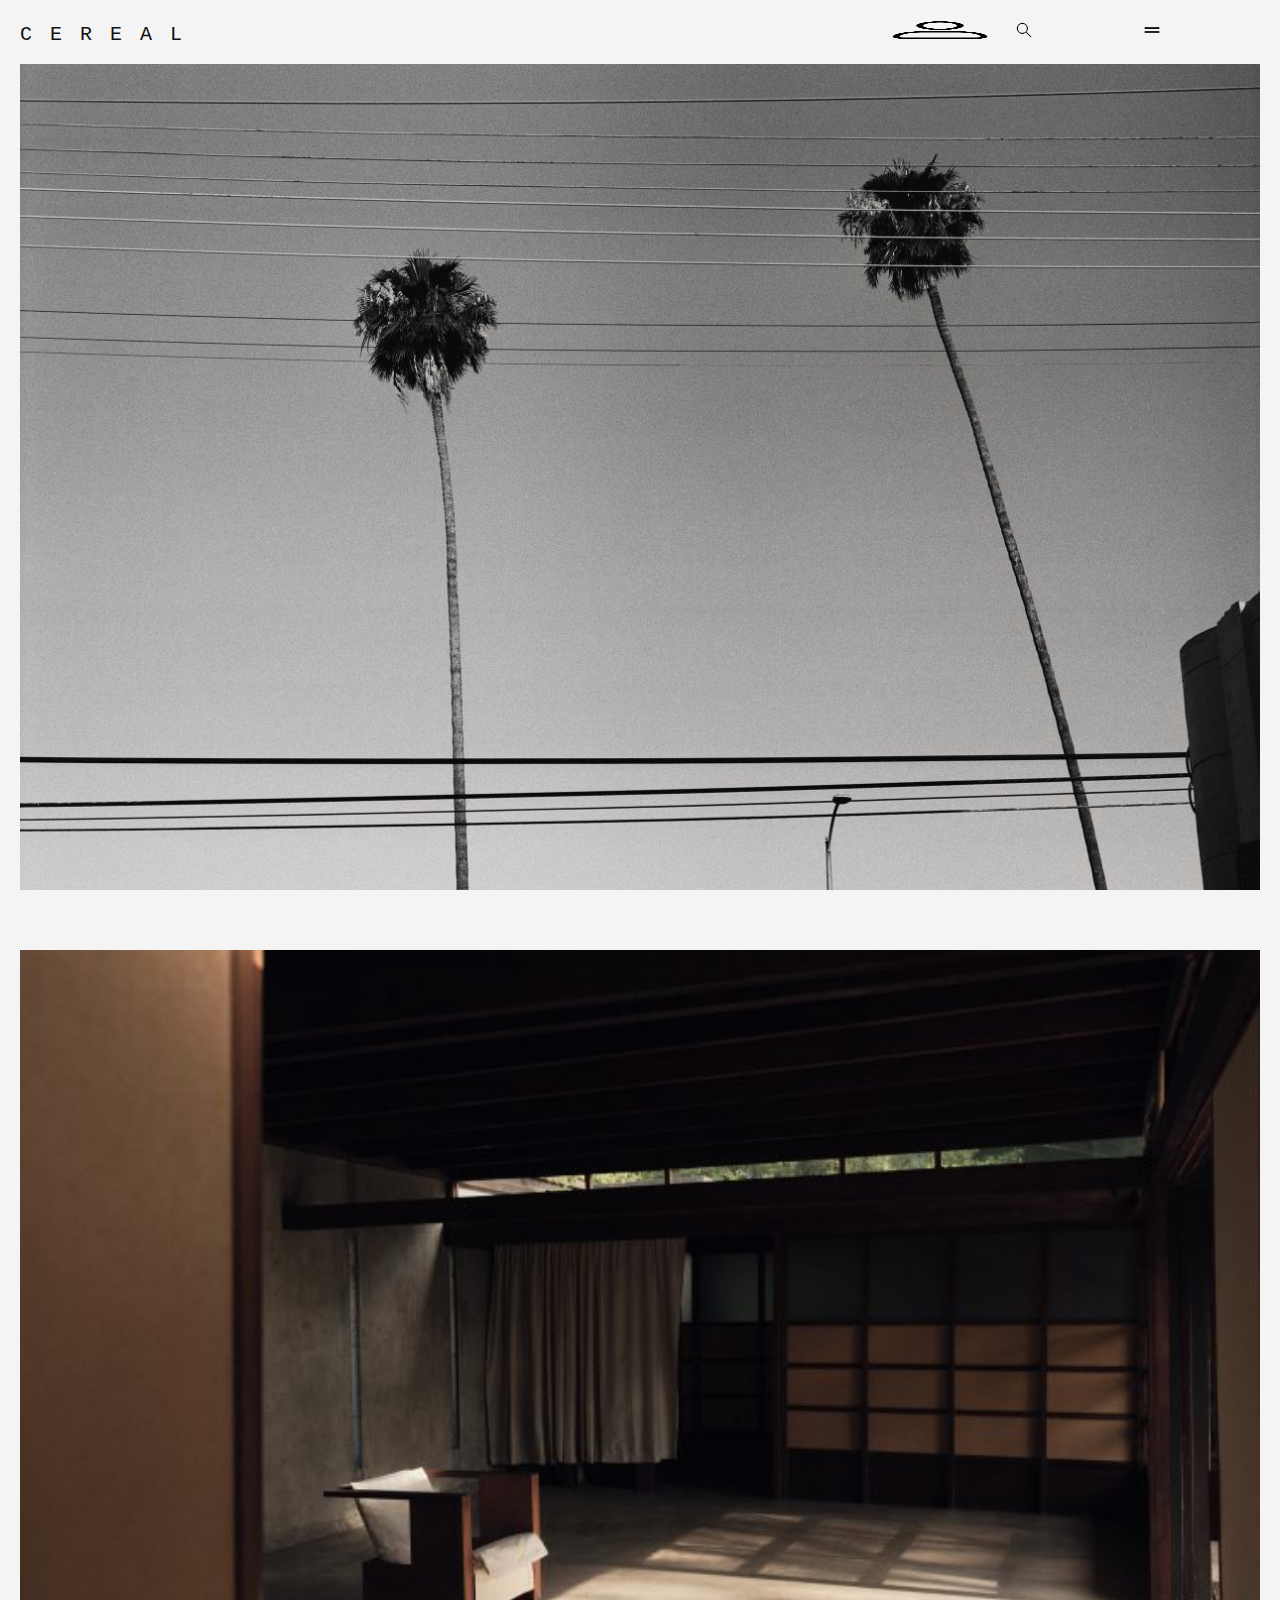
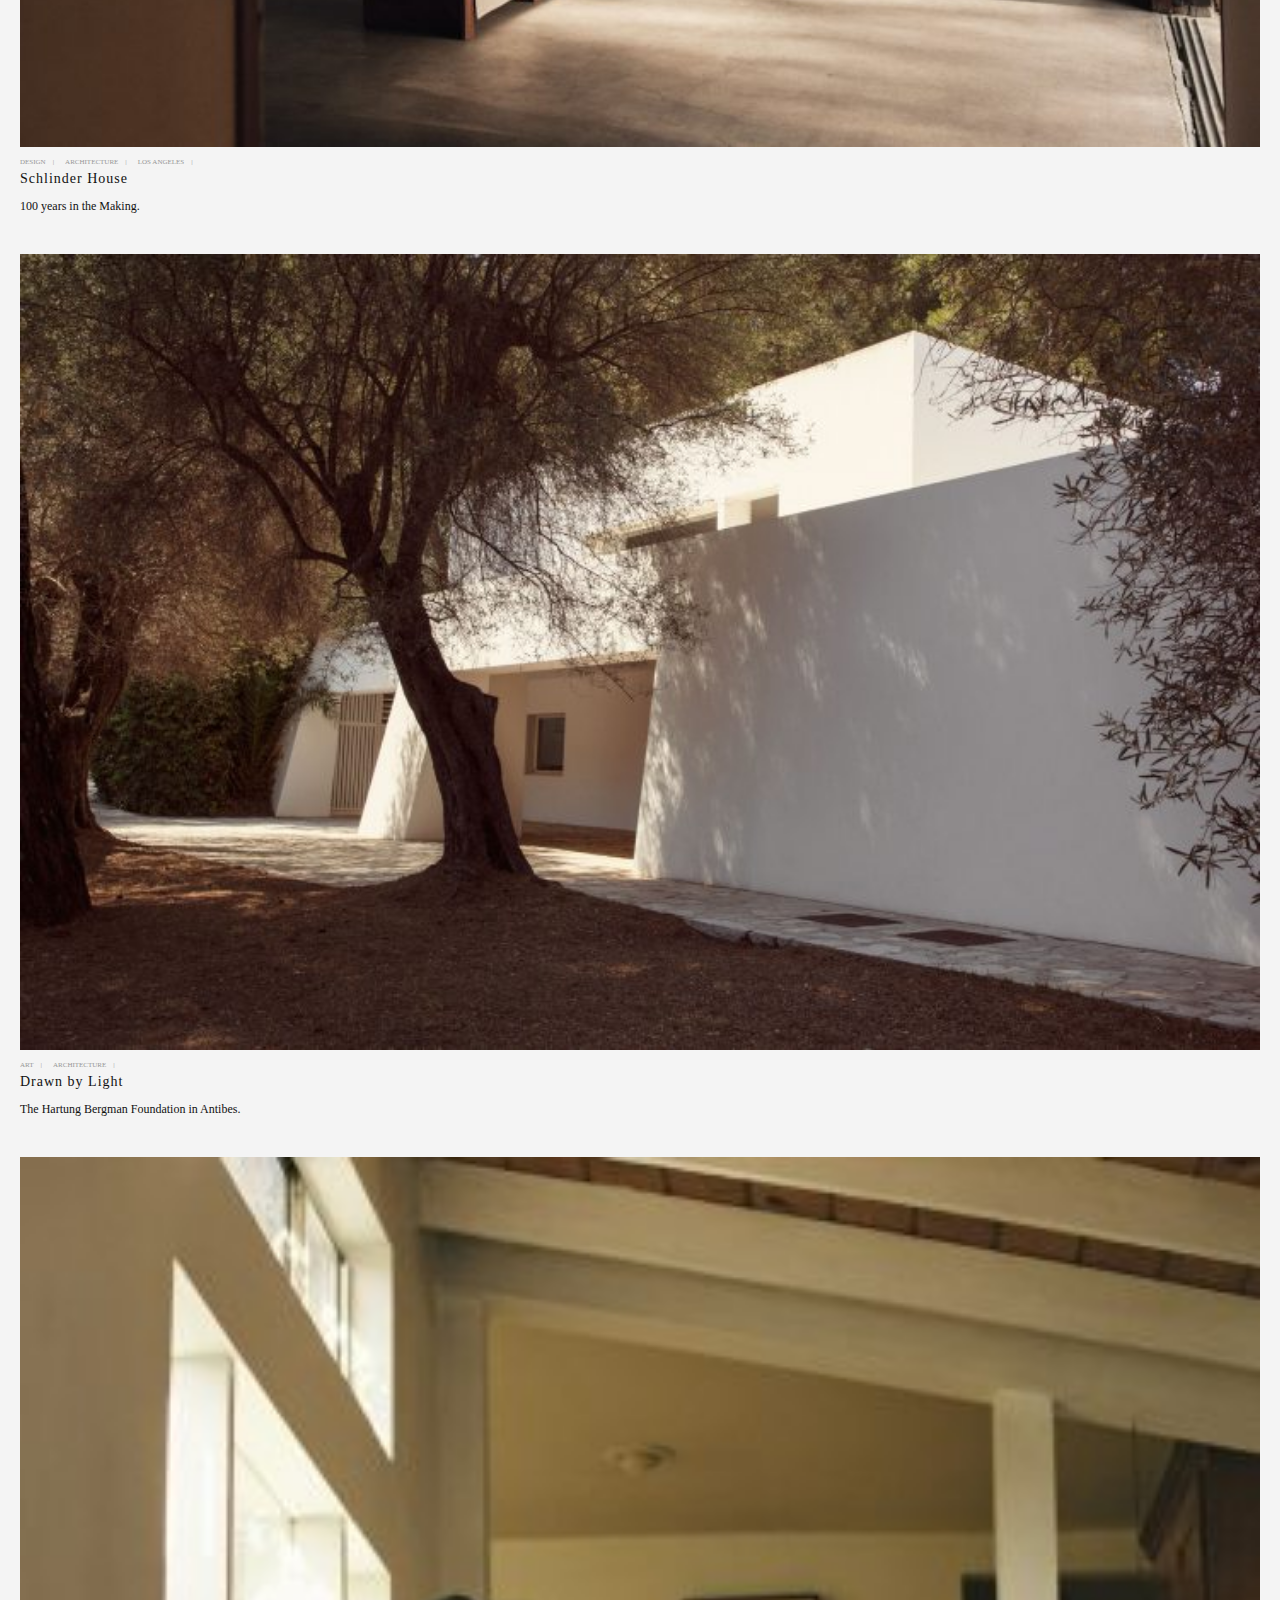
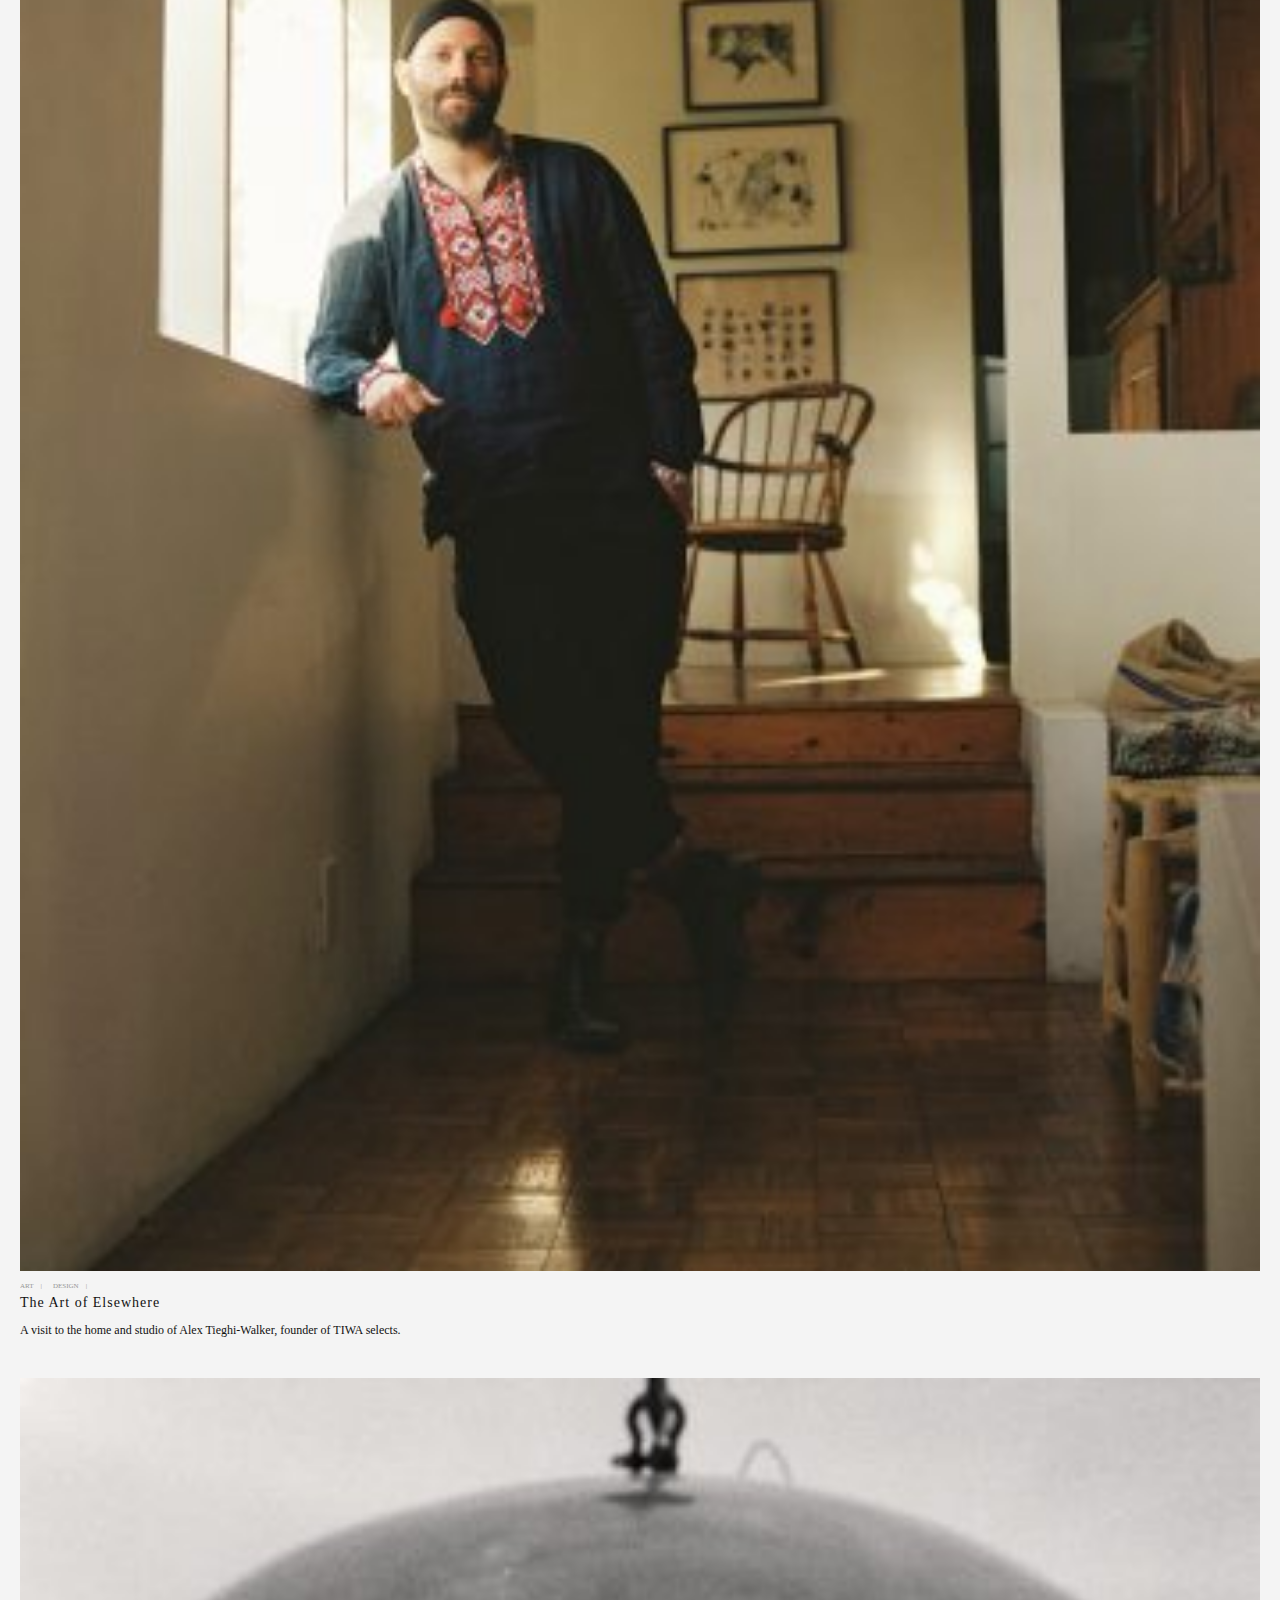
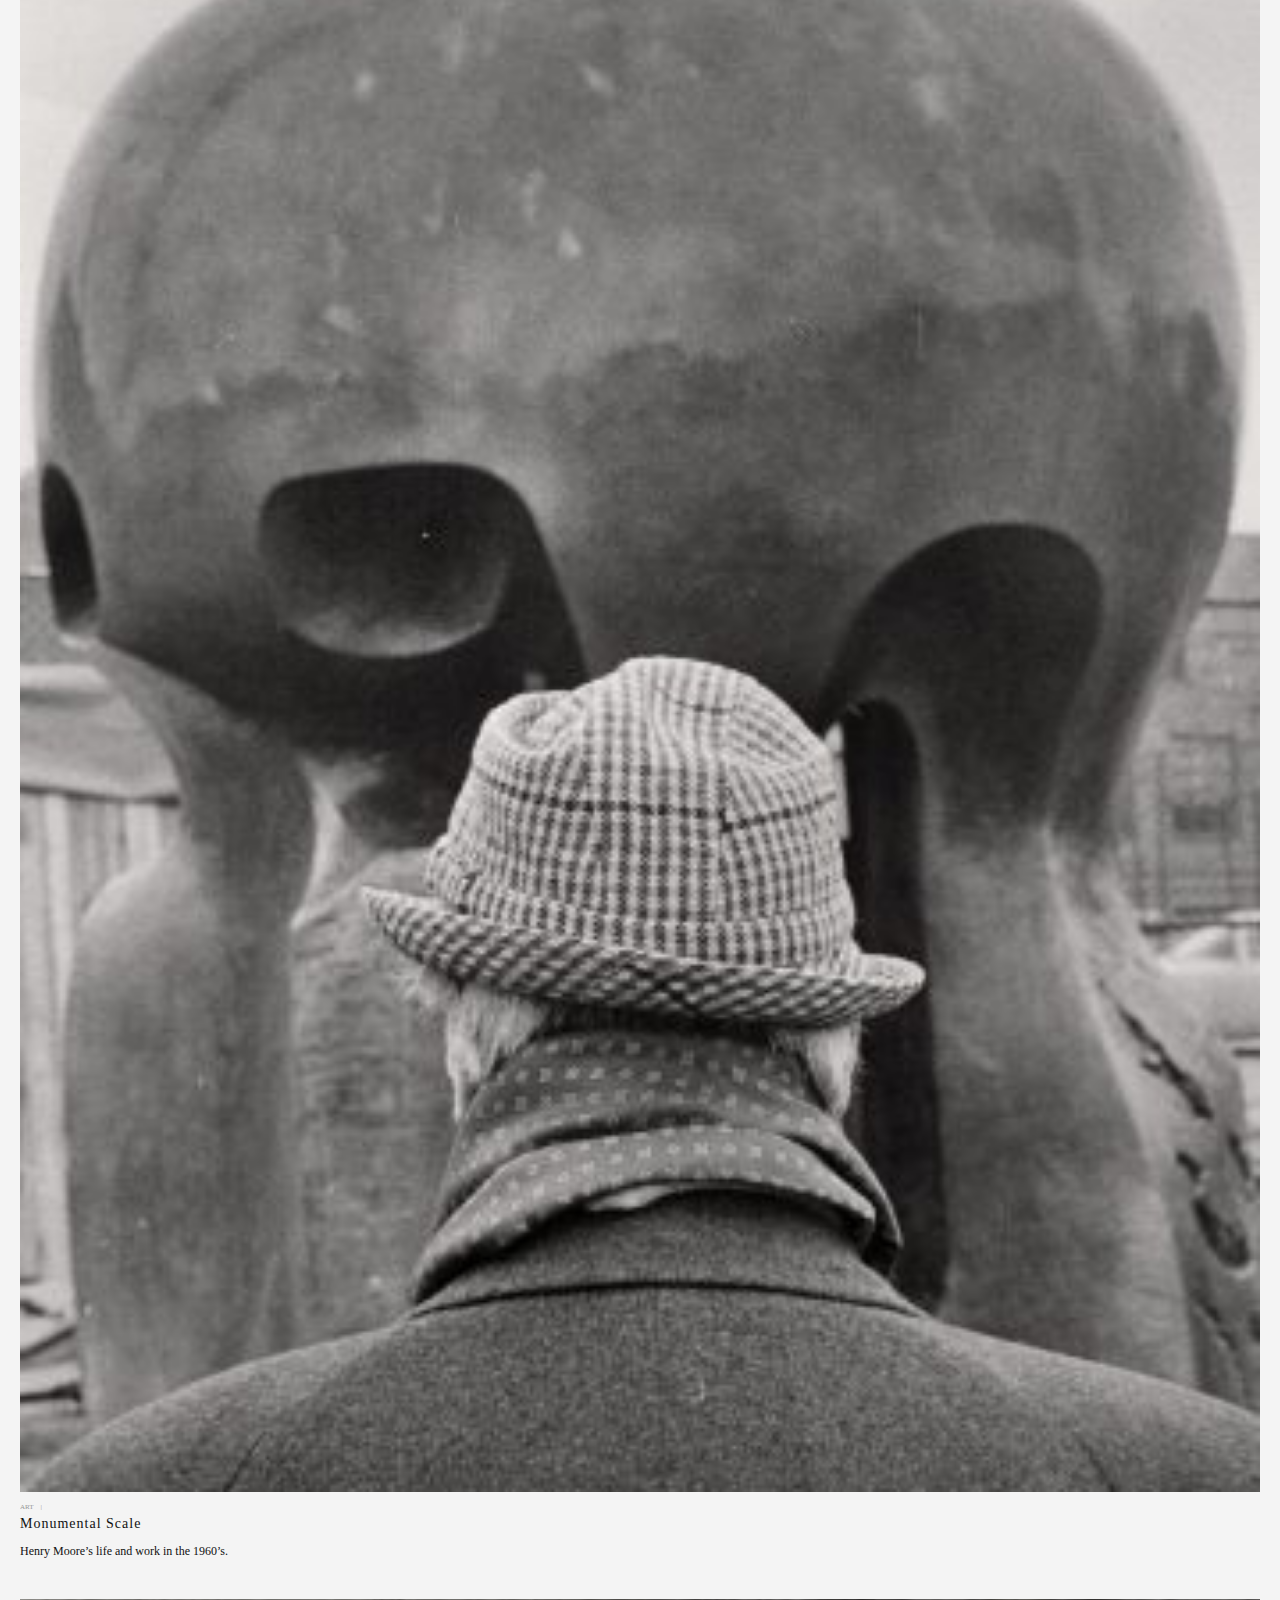
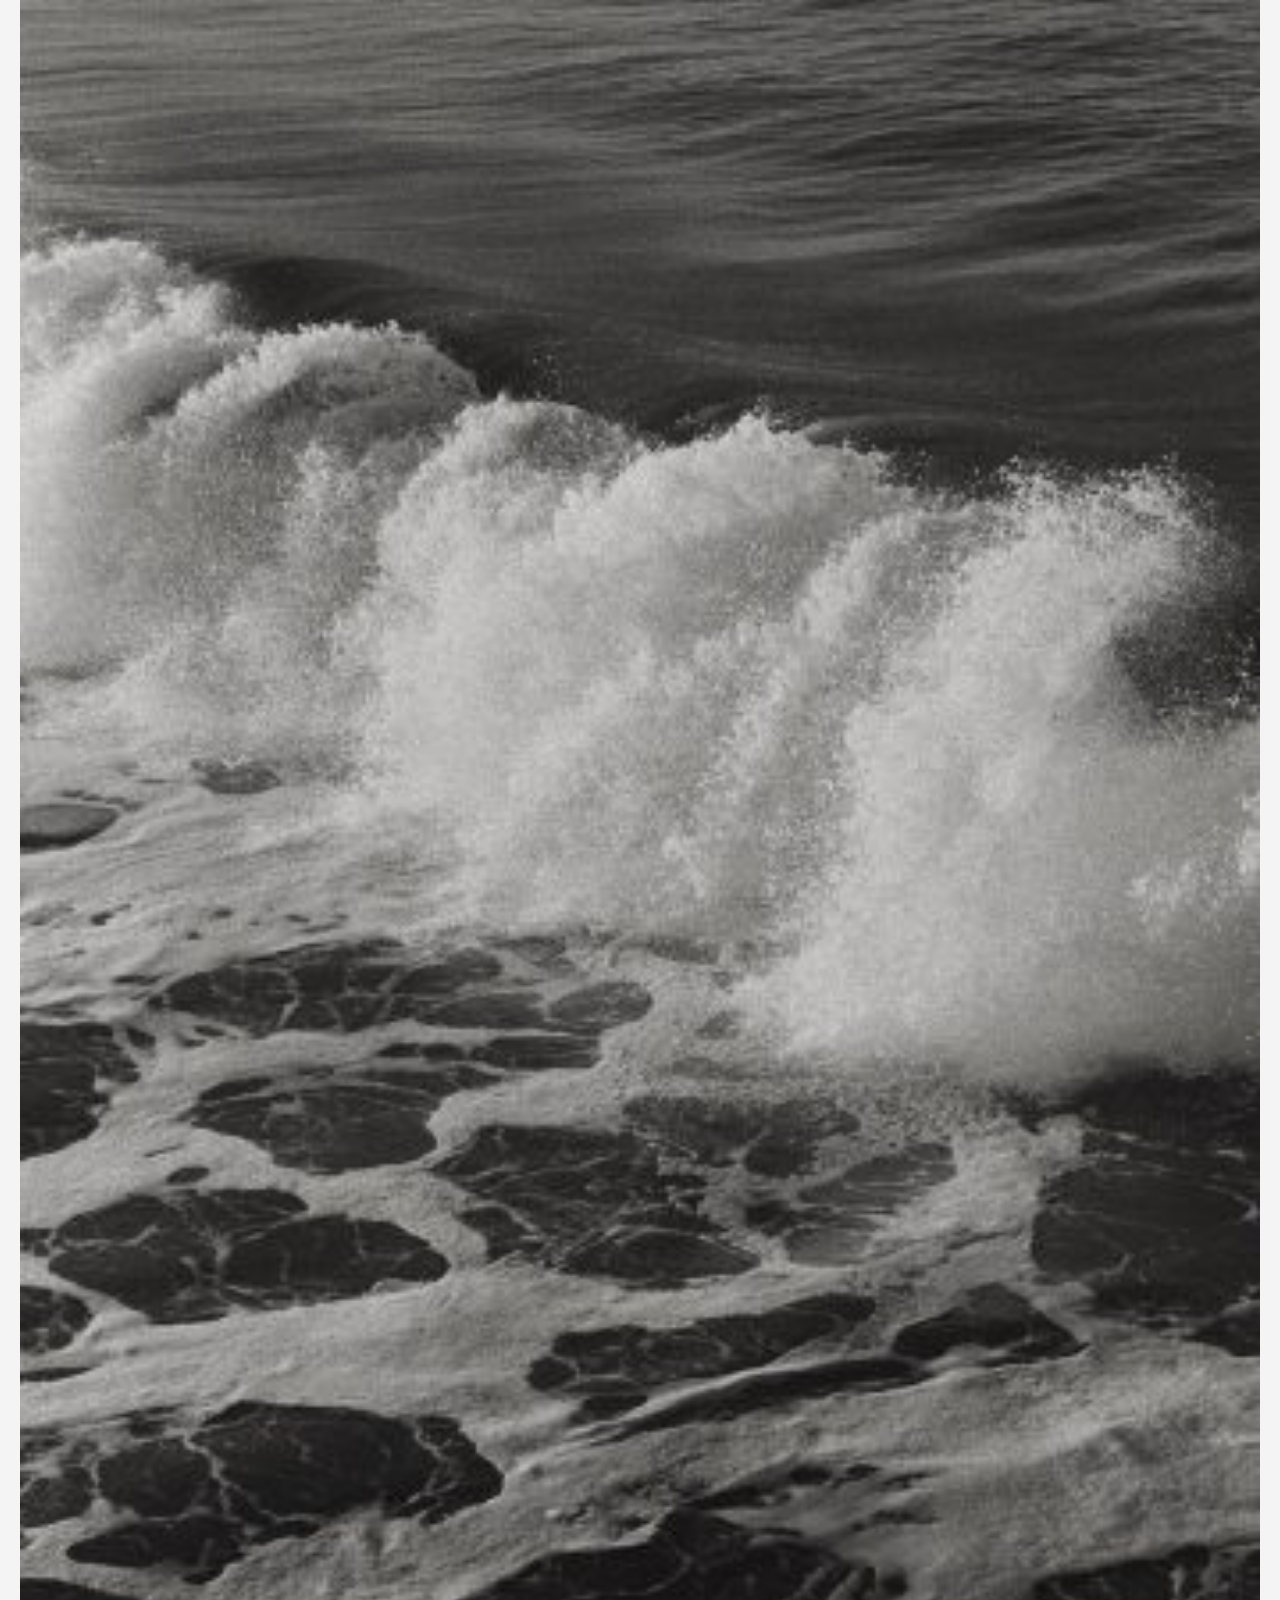
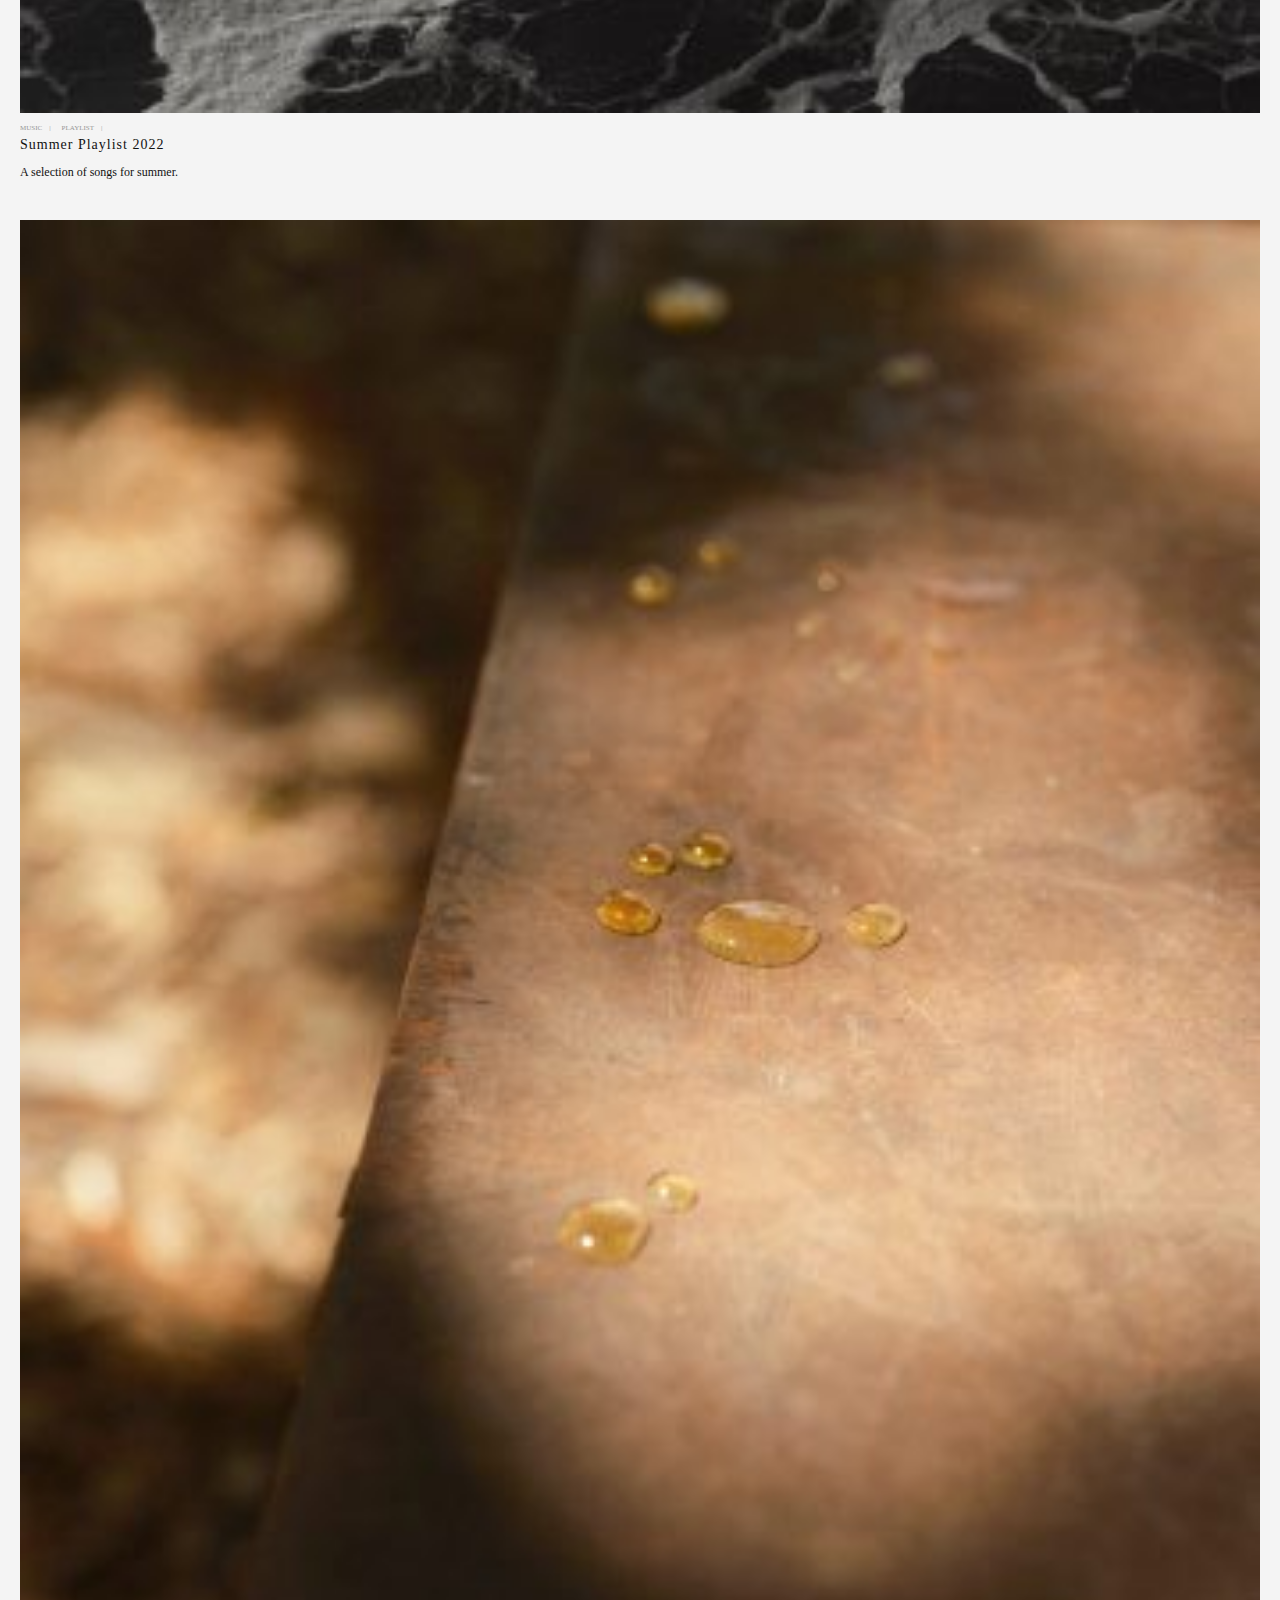
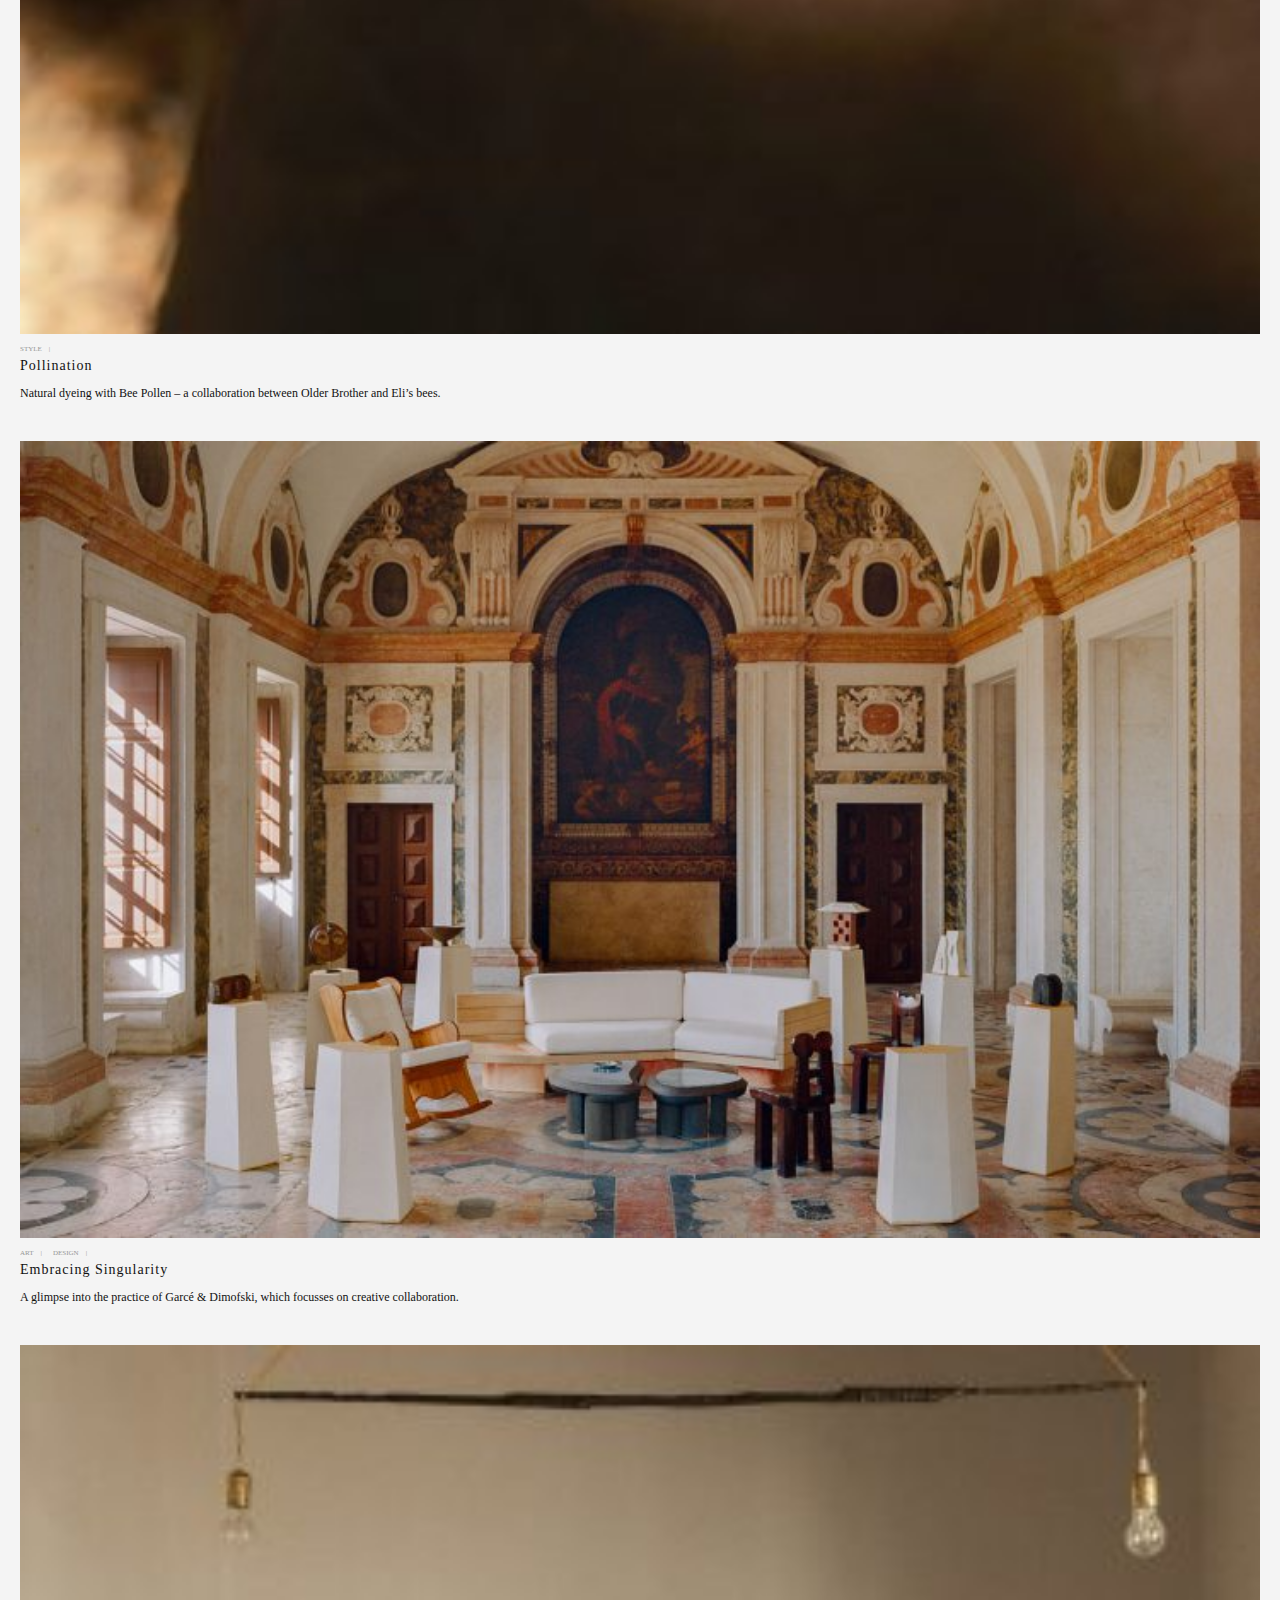
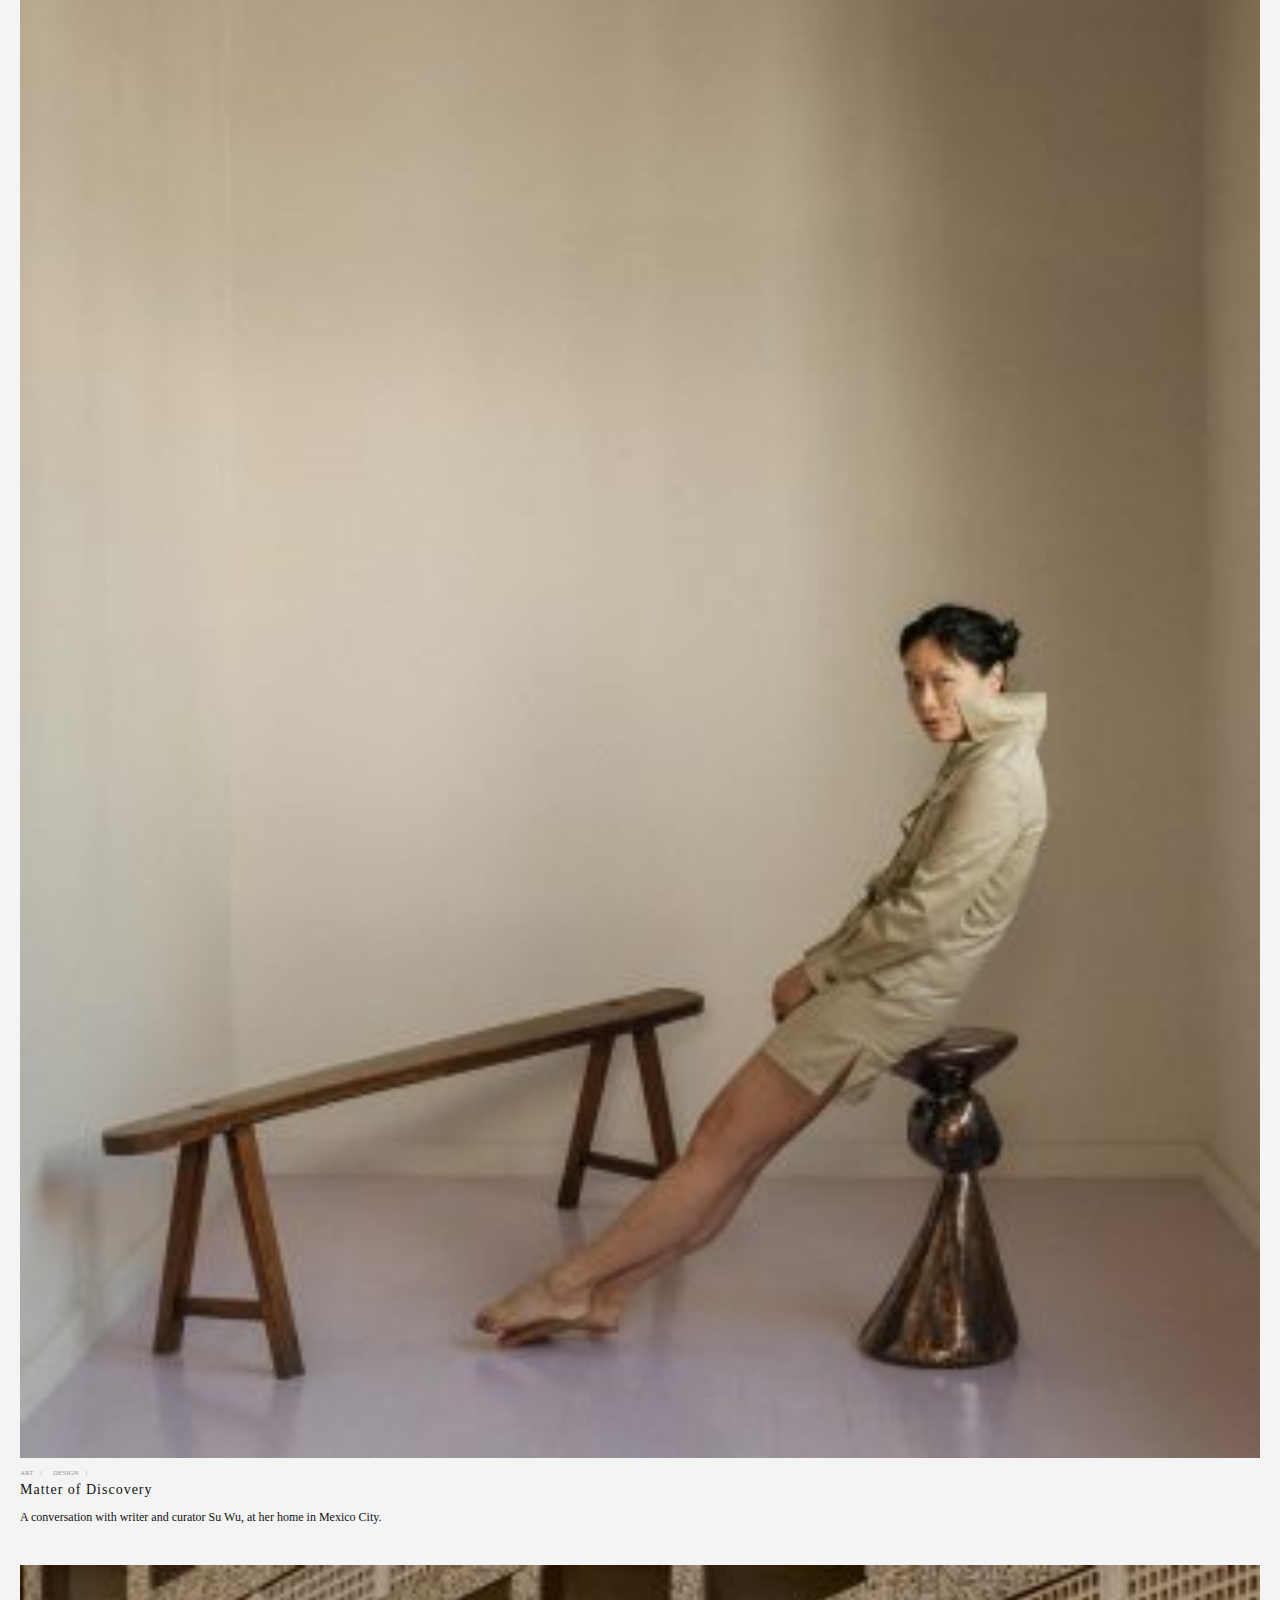
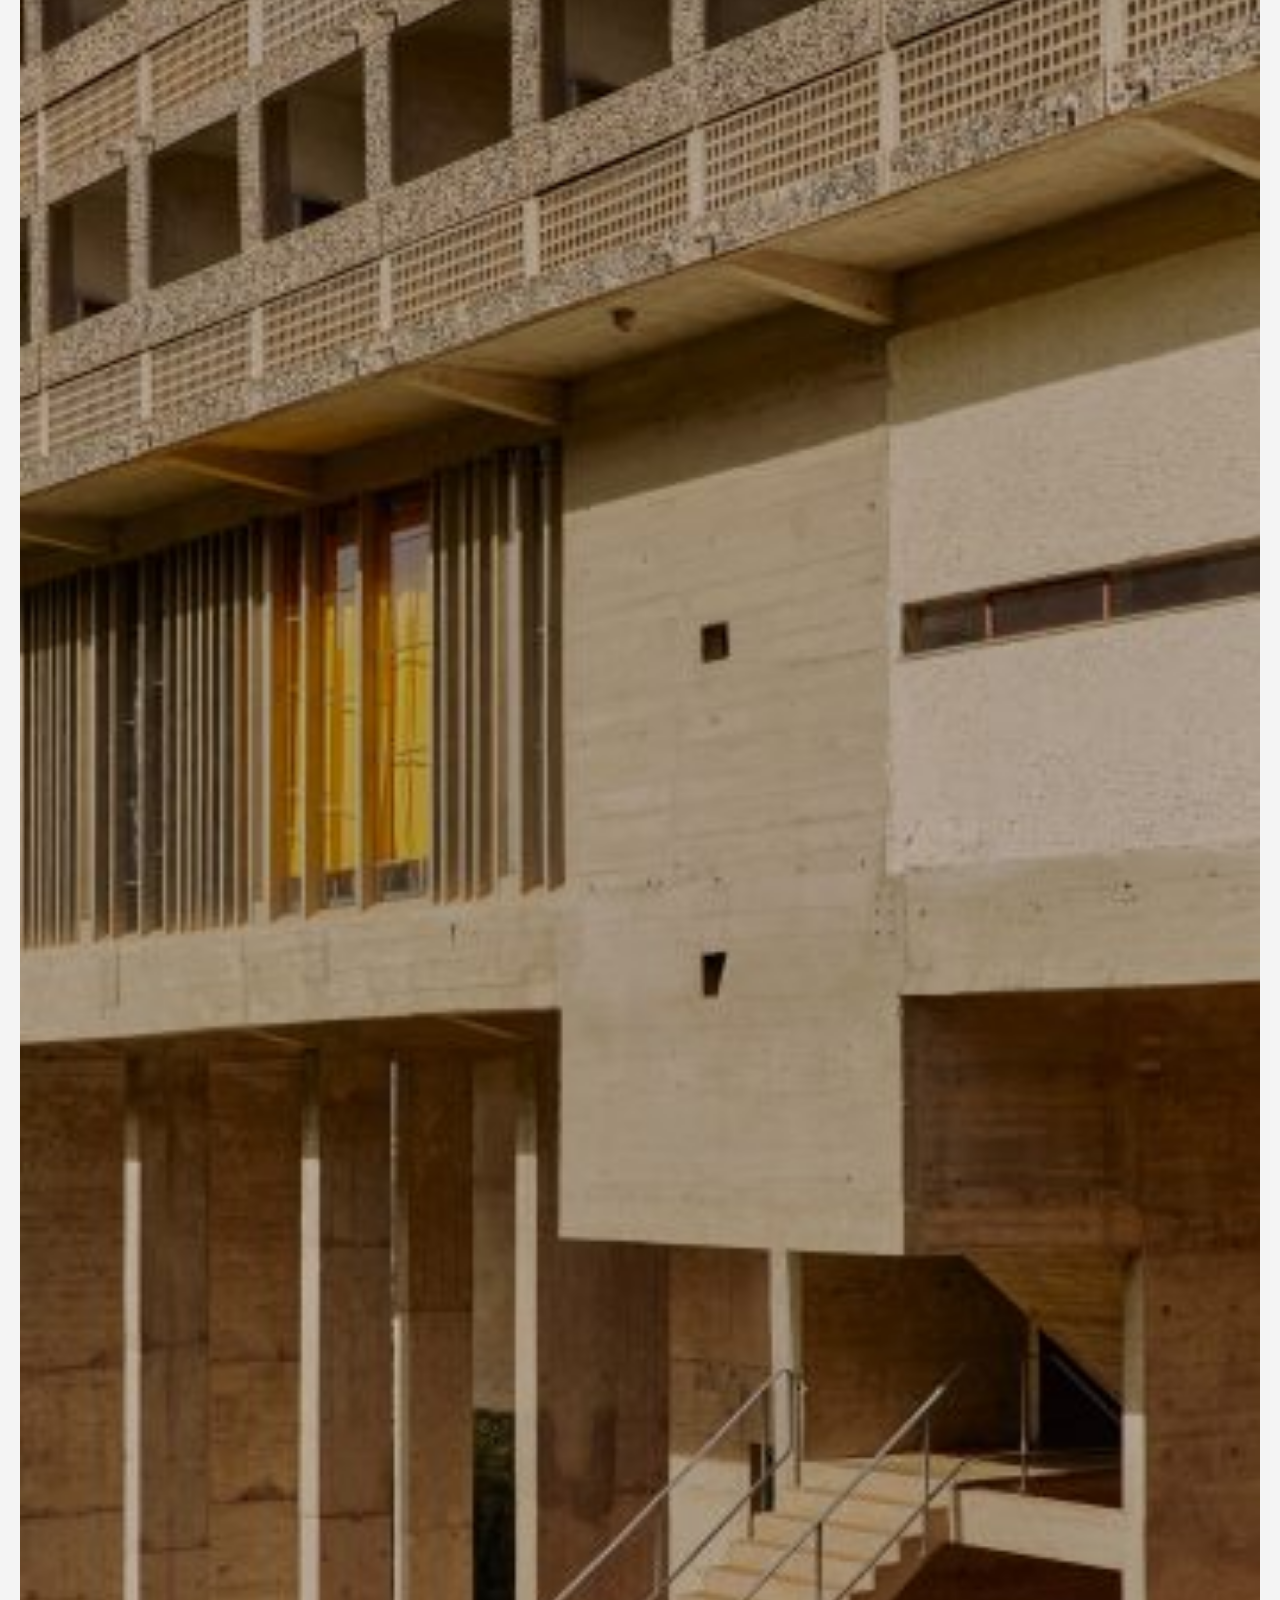
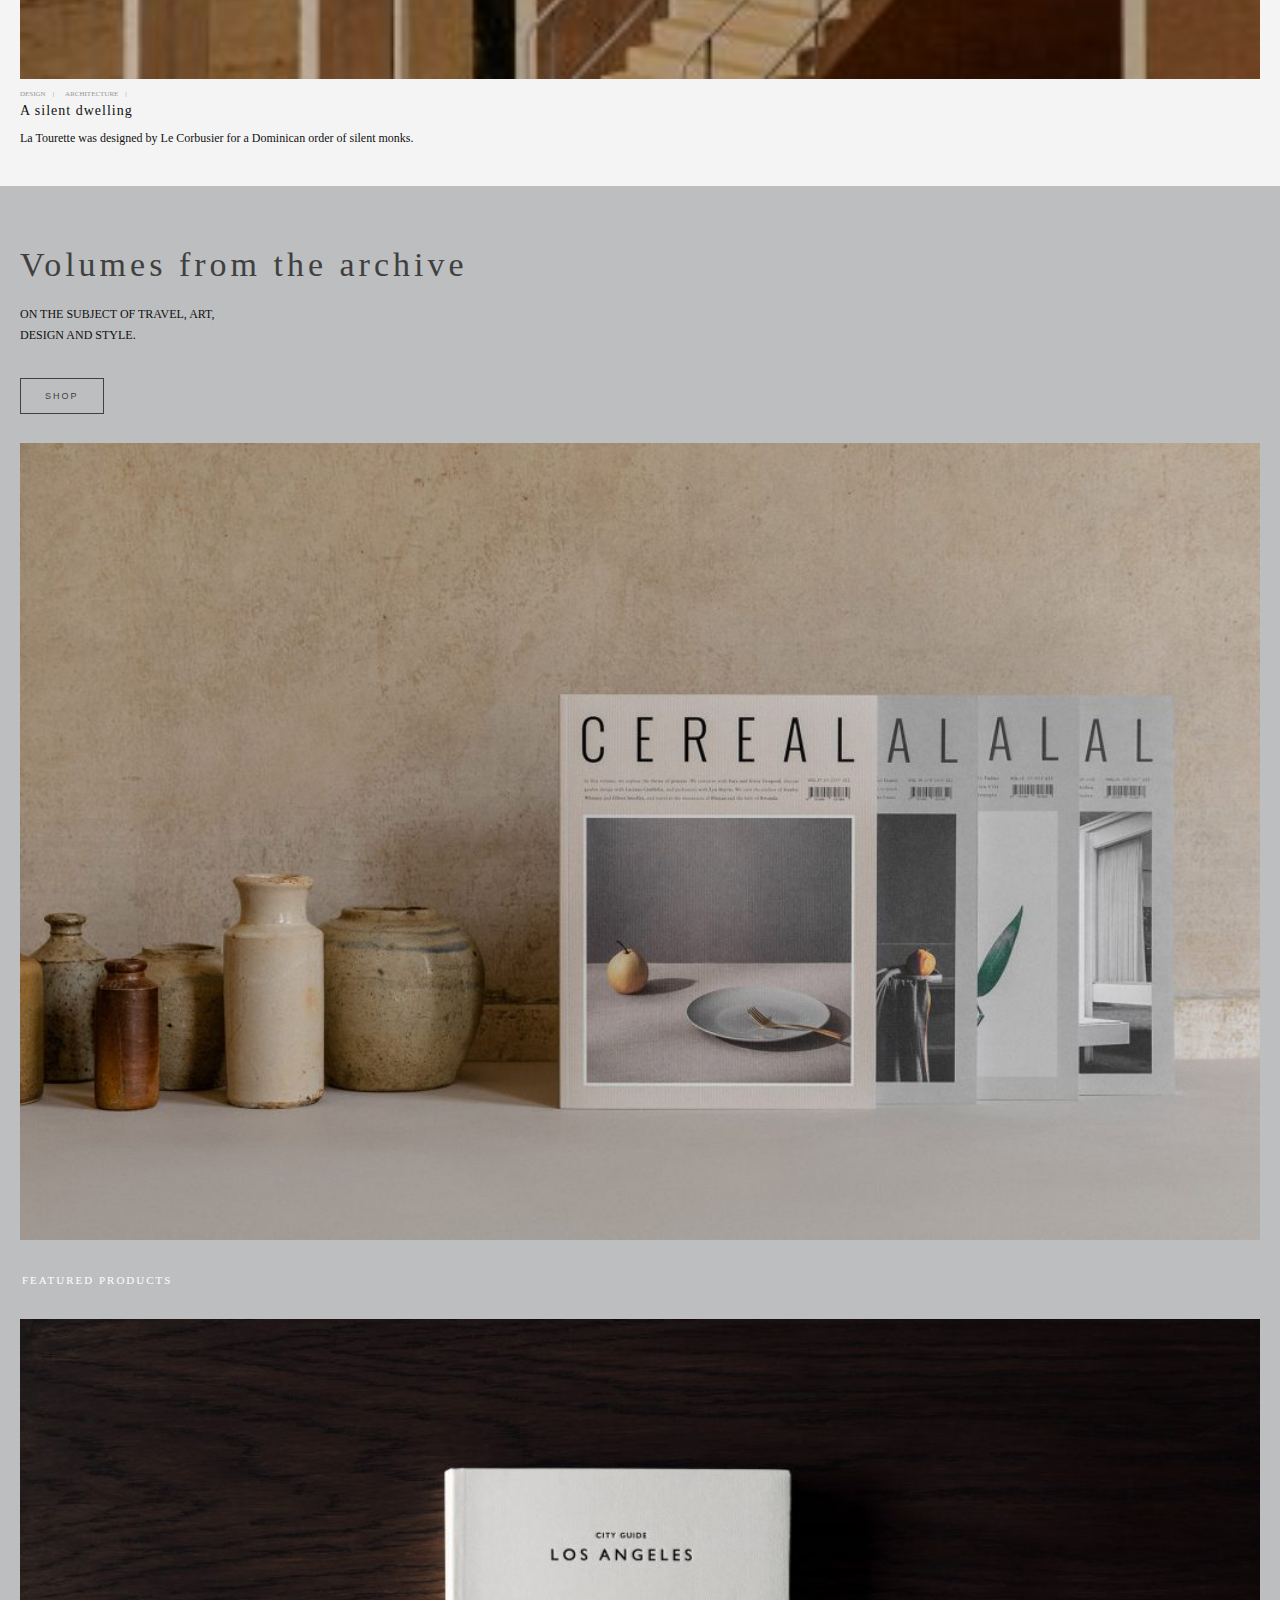
<file: index.html>
<!doctype html>
<html lang="nl">
	
<head>
	<meta charset="UTF-8">
	<meta name="author" content="jouw naam">
	<meta name="viewport" content="width=device-width, initial-scale=1">
	
	<title>CEREAL</title>
	
	<link href="styles/style.css" rel="stylesheet">
</head>
<body class="home">
    <header>
        <nav>
            <ul>
                <li><h1><a href="./index.html">C E R E A L</a></h1></li>
                <li>
                    <a href="./login.html">
                        <img src="./image/user.png" alt="profile">
                    </a>
                </li>
                <li>
                    <button>
                        <img id="search" src="./image/search.png" alt="search">
                    </button>
                    <input for="search" type="text" placeholder="Search...">
                 
                </li>
                <!-- uitklapbaar hamburgermenu --> 
                <li>
                    <button aria-hidden="true">
                        <img src="./image/lines.png" alt="hamburgermenu">
                    </button>
                    <!-- <ul>
                        <li>ARCHITECTURE</li>
                        <li>DESIGN</li>
                        <li>ART</li>
                        <li>STYLE</li>
                    </ul> 
                </li> -->

            </ul>
        </nav>    
    </header> 

    <main>
        <div>
            <img src="./image/home1.jpg" alt="home" class="image">
            <div >
              <p>CEREAL MAGAZINE</div>
            </div>
          </div>
            
        <section>
            <h2>Latest Articles</h2>
            <article>
                <a href="./schlindert.html">
                    <img src="./image/Schindler.jpg" alt="schindlerhouse">
                </a>
                <footer>
                    <a href="#">DESIGN</a>
                    <a href="#">ARCHITECTURE</a>
                    <a href="#">LOS ANGELES</a> 
                </footer>
                <h3>Schlinder House</h3>
                <p>100 years in the Making.</p>
            </article>

            <article>
                <a href="#">
                    <img src="./image/drawn.jpg" alt="drawn">
                </a>
                <footer>
                    <a href="#">ART</a>
                    <a href="#">ARCHITECTURE</a>
                </footer>
                <h3>Drawn by Light</h3>
                <p>The Hartung Bergman Foundation in Antibes.</p>
            </article>

            <article>
                <a href="#">
                    <img src="./image/elsewhere.jpg" alt="elsewhere">
                </a>
                <footer>
                    <a href="#">ART</a>
                    <a href="#">DESIGN</a> 
                </footer>
                <h3>The Art of Elsewhere</h3>
                <p>A visit to the home and studio of Alex Tieghi-Walker, founder of TIWA selects.</p>
            </article>

            <article>
                <a href="#">
                    <img src="./image/moore.jpg" alt="monumentalscale">
                </a>
                <footer>
                    <a href="#">ART</a>
                </footer>
                <h3>Monumental Scale</h3>
                <p>Henry Moore’s life and work in the 1960’s.</p>
            </article>
            <article>
                <a href="#">
                    <img src="./image/summer.jpg" alt="summerplaylist">
                </a>
                <footer>
                    <a href="#">MUSIC</a>
                        <a href="#">PLAYLIST</a>
                </footer>
                <h3>Summer Playlist 2022</h3>
                <p>A selection of songs for summer.</p>
            </article>

            <article>
                <a href="#">
                    <img src="./image/pollination.jpg" alt="pollination">
                </a>
                <footer>
                    <a href="#">STYLE</a>
                </footer> 
                <h3>Pollination</h3>
                <p>Natural dyeing with Bee Pollen – a collaboration between Older Brother and Eli’s bees.</p>
            </article>

            <article>
                <a href="#">
                    <img src="./image/grace.jpg" alt="embracing">
                </a>
                <footer>
                    <a href="#">ART</a>
                    <a href="#">DESIGN</a> 
                </footer>
                <h3>Embracing Singularity</h3>
                <p>A glimpse into the practice of Garcé & Dimofski, which focusses on creative collaboration.</p>
            </article>

            <article>
                <a href="#">
                    <img src="./image/discover.jpg" alt="matterofdiscovery">
                </a>
                <footer>
                    <a href="#">ART</a>
                    <a href="#">DESIGN</a>
                </footer>
                <h3>Matter of Discovery</h3>
                <p>A conversation with writer and curator Su Wu, at her home in Mexico City.</p>
            </article>

            <article>
                <a href="#">
                    <img src="./image/dwelling.jpg" alt="silent">
                </a>
                <footer>
                    <a href="#">DESIGN</a>
                    <a href="#">ARCHITECTURE</a>
                </footer>
                <h3>A silent dwelling</h3>
                <p>La Tourette was designed by Le Corbusier for a Dominican order of silent monks.</p>
            </article>

           
        </section>

        <section>
            <h3>Volumes from the archive</h3>
            <p>ON THE SUBJECT OF TRAVEL, ART,<br> DESIGN AND STYLE.</p>
            <!-- link nieuwe pagina  -->
            <a href="/shop.html">SHOP</a>
            <img src="./image/greycereal.jpg" alt="postersandvase">
            <h2>FEATURED PRODUCTS</h2>
            <ul>
                <li>
                    <img src="./image/twee/laguidebook.jpg" alt="losangeles">
                    <h3>Los Angeles Guidebook</h3>
                    <p>CEREAL CITY GUIDE</p>
                </li>
                <li>
                    <img src="./image/twee/copenhagen.jpg" alt="losangeles">
                    <h3>copenhagen Guidebook</h3>
                    <p>CEREAL CITY GUIDE</p>
                </li>
                <li>
                    <img src="./image/twee/volume21.jpg" alt="losangeles">
                    <h3>Ceral Volume 21</h3>
                    <p>SPRING SUMMER 2021</p>
                </li>
            </ul>
        </section>
    </main>
    <footer>
        <p>Cereal is a biannual, travel & style magazine based in the United Kingdom. Each issue focusses on a select number of destinations, alongside engaging interviews and stories on unique design, art, and fashion.</p>
        <p>© C E R E A L</p>
        <ul>
		    <li>
			    <h3>INFO</h3>
			    <ul>
                    <li>Stockists</li>
                    <li>Contact</li>
                    <li>Career</li>
			    </ul>
		    </li>
		    <li>
			    <h3>MEDIA</h3>
                <ul>
                    <li>Playlists</li>
                    <li>Films</li>
                </ul>
            </li>
            <li>
                <h3>WEBSITE</h3>
                <ul>
                    <li>Terms</li>
                    <li>Shipping</li>
                    <li>FAQs</li>
                </ul>
            </li>
	    </ul>
        <h3>NEWLETTER</h3>
            <form action="/">
            <!-- door "placeholder" te gebruiken kan je in de input tekst zetten die weg gaat zodra je erin typt -->
              <input type="email"  placeholder="Enter email">
              <input type="submit" value="Submit">
            </form> 
        <ul>
            <li><a href="https://www.instagram.com/cerealmag/"><img src="./image/instagram.png" alt="instagram"></a></li>
            <li><a href="https://www.twitter.com/cerealmag/"><img src="./image/twitter.png" alt="twitter"></a></li>
            <li><a href="https://www.facebook.com/cerealmag/"><img src="./image/facebook-app-symbol.png" alt="facebook"></a></li>
            <li><a href="https://uk.pinterest.com/cerealmag/"><img src="./image/pinterest.png" alt="pinterest"></a></li>    
        </ul>
    </footer>
</body>

<script src="./scripts/script.js"></script>
	
</html>
</file>
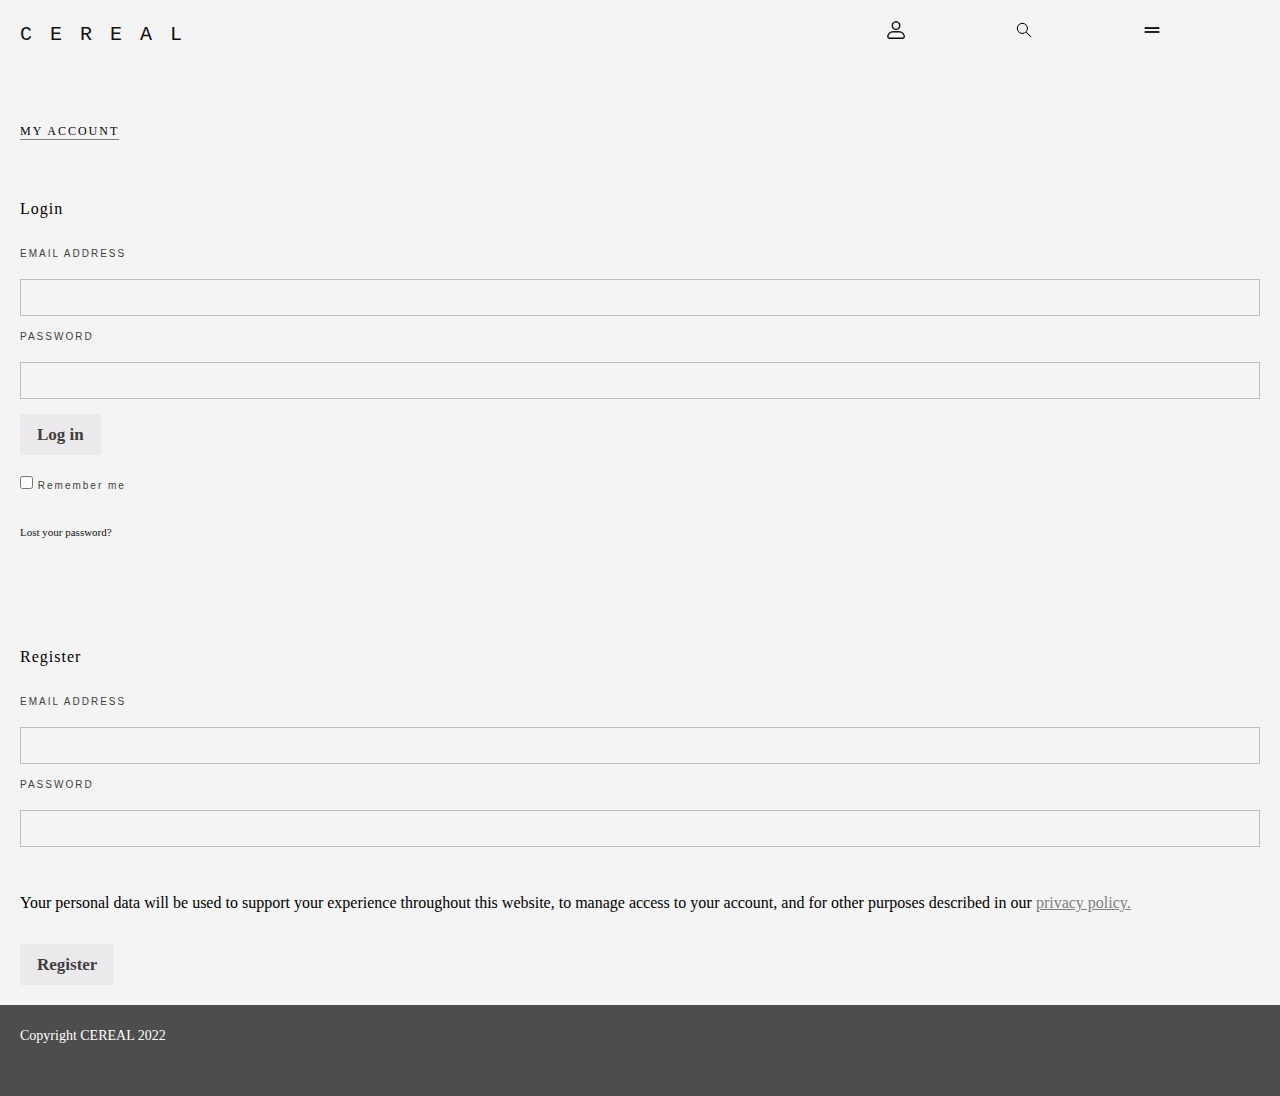
<file: login.html>
<!DOCTYPE html>
<html lang="en">
<head>
    <meta charset="UTF-8">
    <meta http-equiv="X-UA-Compatible" content="IE=edge">
    <meta name="viewport" content="width=device-width, initial-scale=1.0">
    <title>Login</title>
    <link rel="stylesheet" href="styles/style.css">
</head>
<body class="login">
    <header>
        <nav>
            <ul>
                <li><p><a href="./index.html">C E R E A L</a></p></li>
                <li><img src="./image/user.png" alt="profile"></li>
                <li>
                    <button>
                        <img src="./image/search.png" alt="search">
                    </button>
                    <div >
                    <input for="search" type="text" placeholder="Search...">
                  </div>
                </li>
                <li>
                    <button aria-label="menu">
                        <img src="./image/lines.png" alt="hamburgermenu">
                    </button>
                </li>

            </ul>
        </nav>    
    </header> 
   <main>
            <h1>MY ACCOUNT</h1>
            <h2>Login</h2>
            <form>
                <label for="emailadress">EMAIL ADDRESS</label>
                <input name="emailaddress" type="email" required/>
                <label for="password">PASSWORD </label>
                <input type="password" required/>
            </form>
            <button type="submit" name="login" value="Log in">Log in</button>

            <label for="checkbox">
                <input type="checkbox" value="forever">
                <span>Remember me</span>
            </label>
            <p><a href="#">Lost your password?</a></p>
            <h2>Register</h2>
            <form>
                <label for="emailadress">EMAIL ADDRESS</label>
                <input name="emailaddress" type="email"required/>
                <label for="password">PASSWORD </label>
                <input type="password" required/>
        </form>
        <p>Your personal data will be used to support your experience throughout this website, to manage access to your account, and for other purposes described in our <a href="#">privacy policy.</a></p>
        <button type="submit" name="login" value="Log in">Register</button>

   </main>
  <footer>
    <p>Copyright CEREAL 2022</p>
  </footer>
</body>

<script src="./scripts/script.js"></script>
	
</html>
</file>
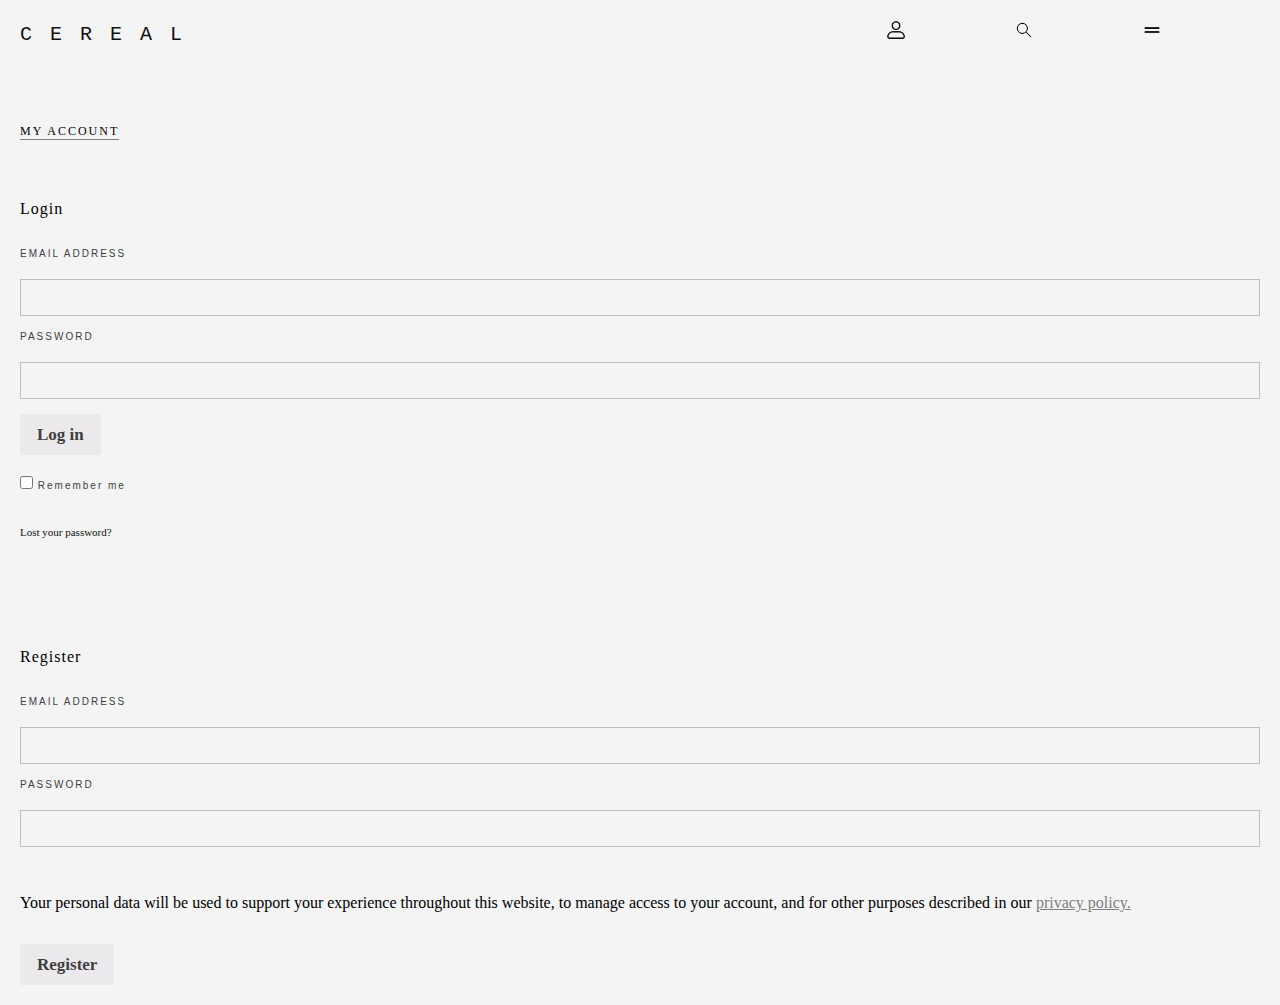
<file: basiswebsite/login.html>
<!DOCTYPE html>
<html lang="en">
<head>
    <meta charset="UTF-8">
    <meta http-equiv="X-UA-Compatible" content="IE=edge">
    <meta name="viewport" content="width=device-width, initial-scale=1.0">
    <title>Login</title>
    <link rel="stylesheet" href="styles/style.css">
</head>
<body class="login">
    <header>
        <nav>
            <ul>
                <li><p><a href="./index.html">C E R E A L</a></p></li>
                <li><img src="./image/user.png" alt="profile"></li>
                <li>
                    <button>
                        <img src="./image/search.png" alt="search">
                    </button>
                    <div >
                    <input for="search" type="text" placeholder="Search...">
                  </div>
                </li>
                <li>
                    <button aria-label="menu">
                        <img src="./image/lines.png" alt="hamburgermenu">
                    </button>
                </li>

            </ul>
        </nav>    
    </header> 
   <main>
            <h1>MY ACCOUNT</h1>
            <h2>Login</h2>
            <form>
                <label for="emailadress">EMAIL ADDRESS</label>
                <input name="emailaddress" type="email" required/>
                <label for="password">PASSWORD </label>
                <input type="password" required/>
            </form>
            <button type="submit" name="login" value="Log in">Log in</button>

            <label for="checkbox">
                <input type="checkbox" value="forever">
                <span>Remember me</span>
            </label>
            <p><a href="#">Lost your password?</a></p>
            <h2>Register</h2>
            <form>
                <label for="emailadress">EMAIL ADDRESS</label>
                <input name="emailaddress" type="email"required/>
                <label for="password">PASSWORD </label>
                <input type="password" required/>
        </form>
        <p>Your personal data will be used to support your experience throughout this website, to manage access to your account, and for other purposes described in our <a href="#">privacy policy.</a></p>
        <button type="submit" name="login" value="Log in">Register</button>

   </main>
  
</body>

<script src="./scripts/script.js"></script>
	
</html>
</file>
<file: styles/style.css>
/**************/
/* CSS REMEDY */
/**************/
*, *::after, *::before {
  box-sizing:border-box;  
}

button, summary {
	cursor: pointer;
}

body{
	margin: 0;
	padding: 0;
	background-color: var(--color-background);
}

::selection {
	color: var(--color-fontwhite);
	background-color: var(--color-text);
  }


/* CUSTOM PROPERTIES */

:root {
	--color-text:#111;
	--color-background:#f4f4f4;
	--color-nav: #f4f4f4;
	--color-sectionfirst:#bdbebf;
	--color-sectionsecond:#404040;
	--color-grijzefont: #404040;
	--color-fontwhite:#fff;
	--padding-algemeen: 60px 20px 0px 20px;
	--color-gray: #808080;
	--pading-detail:0px 20px 0px 20px;
	--backgroundcolor-footer: #4d4d4d;
	--backgroundcolor-button:#ebe9eb;
}

@media (prefers-color-scheme:dark) {
	:root {
	  /* general */
	  --color-background:#000000;
	  --color-gray:rgb(201, 201, 201);
	  --color-text:var(--color-fontwhite);
	  --color-sectionfirst:rgb(48, 48, 48);
	  --color-grijzefont: white;
	  --backgroundcolor-footer: #000000;
	  --color-nav:rgb(111, 111, 111);
	}
  }

/* MIJN STYLING */
*{
	box-sizing: border-box;
    margin: 0;
    padding: 0;
}

nav {
	width: 100vw;
	background-color: var(--color-nav);
	padding: 10px 20px;
	margin-left:auto;
}


nav > ul {
	display: flex;
	justify-content: end;
	list-style: none;
}


nav > ul > li:first-of-type {
	flex-grow: 1;
	margin-top: 1vw;
}

/* icoontjes nav */
nav ul li:nth-of-type(2), nav ul li:nth-of-type(3), nav ul li:nth-of-type(4){
	padding: 10px;
	width: 10vw;
}
nav ul li:nth-of-type(3) button{
	outline: none;
	border: none;
	background-color: transparent;
}
.balkopen img{
	content: url(/image/close.png);
	outline: none;
	height: 14px;
	width: 14px;
	margin-left: 3px;	
}

nav>ul>li:last-of-type>button{
	border:none;
	border-radius:.25em; 
	background-color: transparent;
}

nav>ul>li img{
	width: 20px;
	height: 20px;
}




/* serach bar */

nav ul li:nth-of-type(3) input{
	margin-left:-15em;
	padding: .4em;
	margin-top: 1em;
	display: none;
	
}

nav ul li:nth-of-type(3) input:focus-visible {
	border: #ff8527 4px solid;
	transform:translate(-.25em, -.25em);
  }


nav ul li:nth-of-type(3) .opensearch{
	display: block;
}

/* Van zoek icoon naar kruis */

.kruis{
	background-image: url(/image/close.png);
}




/* STYLING H1 LOGO */

nav > ul > li >h1{
	font-family: 'Roboto Mono', monospace;;
	font-weight: 400;
	letter-spacing: 3px;
	font-size: 20px;
}



nav ul li h1 a{
	text-decoration: none;
	color:var(--color-text);
}
/* nav voor tweede pagina omdat de titel van de article de h1 wordt */
nav ul li p{
	font-family: 'Roboto Mono', monospace;
	font-weight: 400;
	letter-spacing: 3px;
	font-size: 20px;
}
nav ul li p a{
	text-decoration: none;
	color:var(--color-text);
}

/* Titel latest article */

.home main section:first-of-type>h2{
	display: none;
}


/* algemene body style */
section{
	padding: var(--padding-algemeen);
}

/* EERSTE PAGINA ******************/

/* eerste afbeelding */

.home>main>div>img{
	display: block;
	width: 100%;
	padding:0px 20px 0px 20px;
}

/* algemene styling */
a:focus{
	border: #ff8527 4px solid;
}




/* animatie begin overlaycereal magazine */

main>div {
	position: relative;
}
  
main>div>img{
	display: block;
	width: 100%;
	height: auto;
}
  
div>div {
	position: absolute;
	bottom: 100%;
	left: 0;
	right: 0;
	overflow: hidden;
	width: 100%;
	height:0;
	transition: .5s ease;
}

main>div:hover div{
	bottom: 0;
	height: 100%;
}
 
div>div {
	position: absolute;
	bottom: 100%;
	left: 0;
	right: 0;
	overflow: hidden;
	width: 100%;
	height:0;
	transition: .5s ease;
}
  
div:hover div{
bottom: 0;
height: 100%;
}


div>p{
	color: white;
	font-size: 60px;
	font-family: 'Noto Serif Khojki', serif;
	position: absolute;
	top: 50%;
	left: 50%;
	transform: translate(-50%, -50%);
	text-align: center;
}

/* animatie voor inzoomen van afbeeldingen op artikelen */

.home a img:hover{
	animation-name:zoom-animation;
	animation-duration:1s;
	animation-delay: 200ms;
}

@keyframes zoom-animation {
	0% {
	  transform:scale(1);
	}
	100% {
	  transform:scale(1.1);
	  opacity: 0.8;
	}
  }

/* image van elk artikel */

  .home a img{
	width: 100%;
}
  
/* Meta data van elk artikel */


.home main footer a::after{
	content: "|";
	margin-left: 7px;
    margin-right: 7px;
}
.home main>section>article>footer>a{
	text-decoration: none;
	font-size: 6px;
    color: var(--color-gray);
    opacity: .8;
    vertical-align: 1px;
	font-weight: 400;
	line-height: 1;
}




.home article p{
	font-weight: bolder;
	color: var(--color-text);
	font-family: 'Noto Serif Khojki', serif;
	font-weight: 400;
	font-size:12px;
	max-width: calc(100% - 10px);
}

.home article h3{
	font-family: 'Noto Serif Khojki', serif;
	color: var(--color-text);
	font-size: 14px;
	margin-bottom: 12px;
	letter-spacing: 1px;
	font-weight: 400;
	margin-top:2px;
}

.home article{
	margin-bottom: 40px;
}


.home ul li p{
	font-size: 12px;
	margin-bottom: 50px;
}

/* grijze vlak */


.home section:nth-of-type(2){
	background-color: var(--color-sectionfirst);
}




/* knop shop */
.home section:nth-of-type(2)>a:first-of-type{
	border: 1px solid #404040;
    padding: 12px 24px;
    text-decoration: none;
    letter-spacing: 2px;
    font-size: 9px;
    color: var(--color-grijzefont);
	font-family: 'Roboto', sans-serif;
    font-style: normal;
    font-weight: 400;
	margin: 0 0 40px;
	margin-bottom: 40px;
}

.home section:nth-of-type(2)>a:first-of-type:hover,
.home section:nth-of-type(2)>a:first-of-type:focus-visible {
  background: rgb(158, 158, 158) 75%;
  box-shadow: .25rem .25rem #0006;;
  color: white;
}

/* grote plaatje h3 groot in het grijze vlak */

.home section:nth-of-type(2)>h3:first-of-type{
    font-size: 34px; 
    max-width: 500px;
    letter-spacing: 4px;
    font-weight: 400;
	color: var(--color-grijzefont);
}
/* plaatje in het grijze vlak */

.home section:nth-of-type(2) > img{
	width: 100%;
	margin-top: 40px;
}




.home section:nth-of-type(2) p{
	font-size: 12px;
	margin: 20px 0 40px;
	line-height: 1.7;
	color: var(--color-text);
}

section:nth-of-type(2)>h2{
	font-family: 'Noto Serif Khojki', serif;
	text-align: left;
    font-weight: 400;
    letter-spacing: 2px;
    font-size: 11px;
    padding-bottom: 3px;
    color: #fff;
    padding-left: 2px;
	margin-top: 30px;
}

/* Plaatjes featured products */
section:nth-of-type(2) ul li img{
	width: 100%;
}

/* titel plaatjes */

.home section:nth-of-type(2) ul li{
	list-style: none;
}

.home section:nth-of-type(2) ul{
	padding: 30px 0px 30px 0px;
}

.home section:nth-of-type(2)>ul li h3{
	letter-spacing: 2px; 
    font-size: 14px; 
    font-weight: 400;
	color: var(--color-fontwhite);
	margin: 10px 0px 10px 0px ;
}


.home section:nth-of-type(2) li p{
	text-decoration: none;
	font-size: 8px;
    color: var(--color-grijzefont);
    opacity: .8;
    vertical-align: 1px;
	font-weight: 400;
	line-height: 1;
	letter-spacing: 1px;
}



/*Footer van article oftewel Metadata */

.home>main footer>a::after{
	content: "|";
	margin-left: 7px;
    margin-right: 7px;
}
.home main>section>article>footer>a{
	text-decoration: none;
	font-size: 7px;
    color: var(--color-gray);
    opacity: .8;
    vertical-align: 1px;
	font-weight: 400;
	line-height: 1;
}

/* FOOTER VAN PAGINA */
.home>footer{
	background-color: var(--backgroundcolor-footer);
	margin: 0 auto;
    padding: 100px 37px;
}


footer>p{
	color: var(--color-gray);
	margin-bottom: 30px;
	font-size: 14px;
	line-height: 1.5;
}

footer ul li{
    width: 100%;
	list-style: none;
	margin-bottom: 15px;
}



/* De ul die direct kind is van de footer */
footer > ul {
	display: flex;
	list-style: none;
	max-width: 20rem;
	margin-top: 40px;
}

footer > ul h3 {
	margin-bottom: 4px;
	color: var(--color-gray);
	letter-spacing: 2px;
    font-weight: 400;
    font-size: 11px;
}

footer ul li{
	color: #f5f5f5;
    font-size: 12px;
    text-decoration: none;
    letter-spacing: 1px;
    line-height: 1.9;
}
footer>h3{
	margin-bottom: 11px;
	color: var(--color-gray);
	letter-spacing: 2px;
    font-weight: 400;
    font-size: 11px;
}

/* Styling voor de lijstjes onder info, media en website. */
footer > ul > li > ul {
	list-style: none;
	padding: 0;
}


footer:last-of-type>ul li img{
	width: 40%;
	height: 40%;
}




/* TWEEDE PAGINA ***************************/

.schlindert main>img:first-of-type{
	width: 100%;
	padding: var(--pading-detail);
	opacity: 0.6;
  	transition: 0.3s;
}

.schlindert main>img:first-of-type:hover{
	opacity: 1;
}

.schlindert main article{
	padding: var(--pading-detail);
}



.schlindert>footer{
	text-decoration: none; 
    font-size: 6px;
    vertical-align: 1px;
    font-weight: 400;
	line-height: 1;
	background-color:var(--backgroundcolor-footer);
	margin: 0 auto;
	padding: 100px 37px;
}
	

.schlindert main>article {
	padding: 0px 20px 0px 20px;
}



.schlindert main footer>a{
	text-decoration: none; 
    font-size: 8px;
    color: var(--color-gray);
    opacity: .8;
    vertical-align: 1px;
    font-weight: 400;
	line-height: 1;
	letter-spacing: 1px;
}

.schlindert>main>footer:first-of-type{
	text-decoration: none; 
    font-size: 8px;
    color: gray;
    opacity: .8;
    vertical-align: 1px;
    font-weight: 400;
	line-height: 1;
	letter-spacing: 1px;
	margin-top: 40px;
	padding: var(--pading-detail);
}


.schlindert main section footer:first-of-type{
	margin-top: 15px;
}

.schlindert main section footer{
	margin-top: 0px;
	margin-left: 20px;
}

.schlindert>main footer>a::after{
	content: "|";
	margin-left: 7px;
    margin-right: 7px;
}



.schlindert h1{
	font-size: 21px;
    letter-spacing: 1px;
    font-weight: 400;
    margin: 5px 0 0;
	font-family: 'Noto Serif Khojki', serif;
	color: var(--color-text);
}

.schlindert article p:first-of-type{
	font-size: 13px;
    letter-spacing: 1px;
    color: var(--color-gray);
	line-height: 1.7;
	font-weight: 400;
}

.schlindert article p:nth-of-type(2){
	font-size: 13px;
	padding:20px 0 20px 20px ;
	color: var(--color-gray);
	line-height: 1.7;
	font-style: italic;
	font-weight:400;
}


/* algemeen tussenruimte p */
.schlindert p{
	margin-bottom: 1.5em;
}

.schlindert p:nth-of-type(3):first-letter {
    float: left;
    color: var(--color-gray);
    font-size: 42px;
    line-height: 39px;
    padding-top: 2px;
    padding-right: 10px;
    padding-left: 3px;
}

.schlindert>main>article p{
	font-size: 14px;
    max-width: 500px;
    padding-right: 50px; 
    line-height: 1.7;
	color: var(--color-text);
}

/* BLOK WORDS EN WEBSITE */
.schlindert article p>a{
	text-decoration: none;
    font-style: italic;
	color: #999;
    transition: color .3s ease-in;
	font-weight: bold;
}

.schlindert article ul{
	padding: 20px 0; 
    margin-bottom: 20px;
}

.schlindert article ul{
	border-top: 1px solid #bebebe;
    padding-top: 20px;
}
.schlindert article li{
	list-style: none;
    display: block;
    letter-spacing: 2px;
    font-size: 9px;
    margin-bottom: 2px;
	text-decoration: none;
    letter-spacing: 1px;
    font-size: 12px;
    font-style: italic;
    margin-left: 2px;
}

/* link visited */
.schlindert article p>a:visited {
	color:rgb(119, 37, 137);
}






/* Newsletter */

/* display flex om de button en formulier vlak naast elkaar te zetten*/
footer form {
	display: flex;
}

footer form > input:first-of-type {
	color: white;
	background: transparent;
	border: 1px solid white;
	padding: .5em;
}

form > input:first-of-type::placeholder {
	color: white;
	font-family: 'Noto Serif Khojki', serif;
}
form> input:focus-visible {
	border: #ff8527 4px solid;
  }

footer form > input:last-of-type {
	padding: .5em 1.5em;
	background: none;
	color: white;
	border: 1px solid white;
	text-indent: -99999px;	
 	background: url(/image/right.png); 
 	background-repeat: no-repeat; 
 	background-size: 1.5em 1.5em;
 	background-position: center;
}

form > input:last-of-type:hover{
	background-color:rgb(255, 255, 255);
}

/* selectie further reading */

.schlindert section li{
	list-style: none;
}

.schlindert section {
	background-color: var(--color-sectionfirst);
}

.schlindert section h2{
	text-align: left;
	color: var(--color-text);
    font-weight: 400;
    letter-spacing: 2px;
    font-size: 12px;
    margin-bottom: 60px;
    display: inline-block;
    border-bottom: 1px solid var(--color-gray);
    padding-bottom: 3px;
    padding-left: 2px;
}
/* video */
video{
	width: 100%;
	height: 100%;
	margin-bottom: 20px;
}


/* overflow zijwaards scrollen */

.schlindert section ul{
  display: block;
  overflow-x: auto;
  white-space: nowrap;
}

.schlindert section ul li{
	display: inline-block;
	max-width:80%;
	margin: 0 10px 0px 10px;
	vertical-align: top;
}

.schlindert section ul li p{
	white-space: break-spaces;
}

.schlindert section ul li img{
	max-width: 90%;
	max-height: 80%;
}

.schlindert section h3{
	font-family: 'Noto Serif Khojki', serif;
	letter-spacing: 2px;
    font-size: 21px;
    font-weight: 400;
    color: var(--color-fontwhite);
    margin: 0px 0px 10px 0px;
}


.schlindert section ul li footer a{
	color: var(--color-text);
}


.schlindert section ul li p{
	color: var(--color-text);
}






/* extra derde pagina om te oefenen met formulieren */
/* Mijn account h1 */
.login h1{
	text-align: left;
    display: inline-block;
    border-bottom: 1px solid var(--color-gray);
	font-size: 12px;
    letter-spacing: 2px;
    font-weight: 400;
    margin: 60px auto 30px;
}

/* algemene stijling */
.login main{
	padding:var(--pading-detail);
}
.login form{
	display: flex;
	flex-direction: column;

}
/* h2 login en registreren */
.login h2{
	font-size: 16px;
    letter-spacing: 1px;
    font-weight: 400;
	margin: 30px auto;
}
/* label email adress en password */
.login label{
	font-family: 'Noto Sans KR', sans-serif;
	font-weight: 300;
	color: var(--color-grijzefont);
	font-size: 10px;
    letter-spacing: 2px;
    margin-bottom: 20px;
}
/* typ veld */

.login input{
	border: 1px solid var(--color-sectionfirst);
	padding: 10px;
	background-color: transparent;
	margin-bottom: 15px;
}
/* privacy policy */
.login main>p:first-of-type>a{
	color: var(--color-text);
	text-decoration: none;
}
/* lost password */
.login main p:first-of-type{
	margin: 2em 0 10em 0;
	font-size: 11px;
}
/* voorwaarden registeren */
.login main>p:last-of-type>a {
    color: var(--color-gray);
    outline: none;
}

.login main p:last-of-type{
	margin-bottom: 2em;
	margin-top: 2em;
}

/* button login en registreren */
.login main button{
	display: block;
	padding: 0.62em 1em;
    font-weight: 600;
	color: var(--color-sectionsecond);
    background-color: var(--backgroundcolor-button);
    border: 0;
	font-size: 17px;
	font-family: 'Playfair Display', serif;
	margin-bottom: 20px;
}

/* remember me  */
.login span{
	margin-top: 20px;
}


/* footer pagina */
.login footer{
	background-color: var(--backgroundcolor-footer);
	padding: 20px;
}

.login footer p{
	color: var(--color-fontwhite);
}
/* MISLUKT HAMBURGER MENU 
 header nav ul li:last-of-type>ul.toonMenu{
	transform: translateX(0);
}

header nav li:last-of-type ul{ 
	background-color:#DBE1E4 ;
	position: fixed;
	transform: translateX(-100%);
	transition: 1s;
	left: 0;
	right: 0;
	top: 0;
	bottom: 0;
}
nav ul li:last-of-type ul{
	position: absolute;
    z-index: -1;
    left: 0;
    right: 0;
	bottom: 0;
	top:0;
    transition: 0.4s ease-in-out;
    transform: translateY(-100%);
}

.openmaken, nav ul li:last-of-type ul:focus-within{
	display: block;
		transition: 0.3s ease-in-out;
		transform: translateY(0);
} */
</file>
<file: basiswebsite/styles/style.css>
/**************/
/* CSS REMEDY */
/**************/
*, *::after, *::before {
  box-sizing:border-box;  
}

button, summary {
	cursor: pointer;
}

body{
	margin: 0;
	padding: 0;
	background-color: var(--color-background);
}

::selection {
	color: var(--color-fontwhite);
	background-color: var(--color-text);
  }


/* CUSTOM PROPERTIES */

:root {
	--color-text:#111;
	--color-background:#f4f4f4;
	--color-nav: #f4f4f4;
	--color-sectionfirst:#bdbebf;
	--color-sectionsecond:#404040;
	--color-grijzefont: #404040;
	--color-fontwhite:#fff;
	--padding-algemeen: 60px 20px 0px 20px;
	--color-gray: #808080;
	--pading-detail:0px 20px 0px 20px;
	--backgroundcolor-footer: #4d4d4d;
	--backgroundcolor-button:#ebe9eb;
}

@media (prefers-color-scheme:dark) {
	:root {
	  /* general */
	  --color-background:#000000;
	  --color-gray:rgb(201, 201, 201);
	  --color-text:var(--color-fontwhite);
	  --color-sectionfirst:rgb(48, 48, 48);
	  --color-grijzefont: white;
	  --backgroundcolor-footer: #000000;
	  --color-nav:rgb(111, 111, 111);
	}
  }

/* MIJN STYLING */
*{
	box-sizing: border-box;
    margin: 0;
    padding: 0;
}

nav {
	width: 100vw;
	background-color: var(--color-nav);
	padding: 10px 20px;
	margin-left:auto;
}


nav > ul {
	display: flex;
	justify-content: end;
	list-style: none;
}


nav > ul > li:first-of-type {
	flex-grow: 1;
	margin-top: 1vw;
}

/* icoontjes nav */
nav ul li:nth-of-type(2), nav ul li:nth-of-type(3), nav ul li:nth-of-type(4){
	padding: 10px;
	width: 10vw;
}
nav ul li:nth-of-type(3) button{
	outline: none;
	border: none;
	background-color: transparent;
}
.balkopen img{
	content: url(/image/close.png);
	outline: none;
	height: 14px;
	width: 14px;
	margin-left: 3px;
	
}

nav>ul>li img{
	width: 20px;
	height: 20px;
}




/* serach bar */

nav ul li:nth-of-type(3) input{
	margin-left:-15em;
	padding: .4em;
	margin-top: 1em;
	display: none;
	
}

nav ul li:nth-of-type(3) input:focus-visible {
	border: #ff8527 4px solid;
	transform:translate(-.25em, -.25em);
  }


nav ul li:nth-of-type(3) .opensearch{
	display: block;
}

/* Van zoek icoon naar kruis */

.kruis{
	background-image: url(/image/close.png);
}




/* STYLING H1 LOGO */

nav > ul > li >h1{
	font-family: 'Roboto Mono', monospace;;
	font-weight: 400;
	letter-spacing: 3px;
	font-size: 20px;
}



nav ul li h1 a{
	text-decoration: none;
	color:var(--color-text);
}
/* nav voor tweede pagina omdat de titel van de article de h1 wordt */
nav ul li p{
	font-family: 'Roboto Mono', monospace;
	font-weight: 400;
	letter-spacing: 3px;
	font-size: 20px;
}
nav ul li p a{
	text-decoration: none;
	color:var(--color-text);
}

/* Titel latest article */

.home main section:first-of-type>h2{
	display: none;
}


/* algemene body style */
section{
	padding: var(--padding-algemeen);
}

/* EERSTE PAGINA ******************/

/* eerste afbeelding */

.home>main>div>img{
	display: block;
	width: 100%;
	padding:0px 20px 0px 20px;
}

/* algemene styling */
a:focus{
	border: #ff8527 4px solid;
}




/* animatie begin overlaycereal magazine */

main>div {
	position: relative;
}
  
main>div>img{
	display: block;
	width: 100%;
	height: auto;
}
  
div>div {
	position: absolute;
	bottom: 100%;
	left: 0;
	right: 0;
	overflow: hidden;
	width: 100%;
	height:0;
	transition: .5s ease;
  }
  
  main>div:hover div{
	bottom: 0;
	height: 100%;
  }
 
 div>div {
	position: absolute;
	bottom: 100%;
	left: 0;
	right: 0;
	overflow: hidden;
	width: 100%;
	height:0;
	transition: .5s ease;
  }
  
div:hover div{
bottom: 0;
height: 100%;
}


div>p{
	color: white;
	font-size: 60px;
	font-family: 'Noto Serif Khojki', serif;
	position: absolute;
	top: 50%;
	left: 50%;
	transform: translate(-50%, -50%);
	text-align: center;
}

/* animatie voor inzoomen van afbeeldingen op artikelen */

.home a img:hover{
	animation-name:zoom-animation;
	animation-duration:1s;
	animation-delay: 200ms;
}

@keyframes zoom-animation {
	0% {
	  transform:scale(1);
	}
	100% {
	  transform:scale(1.1);
	  opacity: 0.8;
	}
  }

/* image van elk artikel */

  .home a img{
	width: 100%;
}
  
/* Meta data van elk artikel */


.home main footer a::after{
	content: "|";
	margin-left: 7px;
    margin-right: 7px;
}
.home main>section>article>footer>a{
	text-decoration: none;
	font-size: 6px;
    color: var(--color-gray);
    opacity: .8;
    vertical-align: 1px;
	font-weight: 400;
	line-height: 1;
}




.home article p{
	font-weight: bolder;
	color: var(--color-text);
	font-family: 'Noto Serif Khojki', serif;
	font-weight: 400;
	font-size:12px;
	max-width: calc(100% - 10px);
}

.home article h3{
	font-family: 'Noto Serif Khojki', serif;
	color: var(--color-text);
	font-size: 14px;
	margin-bottom: 12px;
	letter-spacing: 1px;
	font-weight: 400;
	margin-top:2px;
}

.home article{
	margin-bottom: 40px;
}


.home ul li p{
	font-size: 12px;
	margin-bottom: 50px;
}

/* grijze vlak */


.home section:nth-of-type(2){
	background-color: var(--color-sectionfirst);
}




/* knop shop */
.home section:nth-of-type(2)>a:first-of-type{
	border: 1px solid #404040;
    padding: 12px 24px;
    text-decoration: none;
    letter-spacing: 2px;
    font-size: 9px;
    color: var(--color-grijzefont);
	font-family: 'Roboto', sans-serif;
    font-style: normal;
    font-weight: 400;
	margin: 0 0 40px;
	margin-bottom: 40px;
}

.home section:nth-of-type(2)>a:first-of-type:hover,
.home section:nth-of-type(2)>a:first-of-type:focus-visible {
    background: rgb(158, 158, 158) 75%;
  box-shadow:inset .25rem .25rem #0006;;
  color: white;
}

/* grote plaatje h3 groot in het grijze vlak */

.home section:nth-of-type(2)>h3:first-of-type{
    font-size: 34px; 
    max-width: 500px;
    letter-spacing: 4px;
    font-weight: 400;
	color: var(--color-grijzefont);
}
/* plaatje in het grijze vlak */

.home section:nth-of-type(2) > img{
	width: 100%;
	margin-top: 40px;
}




.home section:nth-of-type(2) p{
	font-size: 12px;
	margin: 20px 0 40px;
	line-height: 1.7;
	color: var(--color-text);
}

section:nth-of-type(2)>h2{
	font-family: 'Noto Serif Khojki', serif;
	text-align: left;
    font-weight: 400;
    letter-spacing: 2px;
    font-size: 11px;
    padding-bottom: 3px;
    color: #fff;
    padding-left: 2px;
	margin-top: 30px;
}

/* Plaatjes featured products */
section:nth-of-type(2) ul li img{
	width: 100%;
}

/* titel plaatjes */

.home section:nth-of-type(2) ul li{
	list-style: none;
}

.home section:nth-of-type(2) ul{
	padding: 30px 0px 30px 0px;
}

.home section:nth-of-type(2)>ul li h3{
	letter-spacing: 2px; 
    font-size: 14px; 
    font-weight: 400;
	color: var(--color-fontwhite);
	margin: 10px 0px 10px 0px ;
}
/* padding: boven rechts onder links; */

.home section:nth-of-type(2) li p{
	text-decoration: none;
	font-size: 8px;
    color: var(--color-grijzefont);
    opacity: .8;
    vertical-align: 1px;
	font-weight: 400;
	line-height: 1;
	letter-spacing: 1px;
}



/*Footer van article oftewel Metadata */

.home>main footer>a::after{
	content: "|";
	margin-left: 7px;
    margin-right: 7px;
}
.home main>section>article>footer>a{
	text-decoration: none;
	font-size: 7px;
    color: var(--color-gray);
    opacity: .8;
    vertical-align: 1px;
	font-weight: 400;
	line-height: 1;
}

/* FOOTER VAN PAGINA */
.home>footer{
	background-color: var(--backgroundcolor-footer);
	margin: 0 auto;
    padding: 100px 37px;
}


footer>p{
	color: var(--color-gray);
	margin-bottom: 30px;
	font-size: 14px;
	line-height: 1.5;
}

footer ul li{
    width: 100%;
	list-style: none;
	margin-bottom: 15px;
}



/* De ul die direct kind is van de footer */
footer > ul {
	display: flex;
	list-style: none;
	max-width: 20rem;
	margin-top: 40px;
}

footer > ul h3 {
	margin-bottom: 4px;
	color: var(--color-gray);
	letter-spacing: 2px;
    font-weight: 400;
    font-size: 11px;
}

footer ul li{
	color: #f5f5f5;
    font-size: 12px;
    text-decoration: none;
    letter-spacing: 1px;
    line-height: 1.9;
}
footer>h3{
	margin-bottom: 11px;
	color: var(--color-gray);
	letter-spacing: 2px;
    font-weight: 400;
    font-size: 11px;
}

/* Styling voor de lijstjes onder info, media en website. */
footer > ul > li > ul {
	list-style: none;
	padding: 0;
}


footer:last-of-type>ul li img{
	width: 40%;
	height: 40%;
}

footer form{
	position: static;
}




/* TWEEDE PAGINA ***************************/

.schlindert main>img:first-of-type{
	width: 100%;
	padding: var(--pading-detail);
	opacity: 0.6;
  	transition: 0.3s;
}

.schlindert main>img:first-of-type:hover{
	opacity: 1;
}

.schlindert main article{
	padding: var(--pading-detail);
}



.schlindert>footer{
	text-decoration: none; 
    font-size: 6px;
    vertical-align: 1px;
    font-weight: 400;
	line-height: 1;
	background-color:var(--backgroundcolor-footer);
	margin: 0 auto;
	padding: 100px 37px;
}
	

.schlindert main>article {
	padding: 0px 20px 0px 20px;
}



.schlindert main footer>a{
	text-decoration: none; 
    font-size: 8px;
    color: var(--color-gray);
    opacity: .8;
    vertical-align: 1px;
    font-weight: 400;
	line-height: 1;
	letter-spacing: 1px;
}

.schlindert>main>footer:first-of-type{
	text-decoration: none; 
    font-size: 8px;
    color: gray;
    opacity: .8;
    vertical-align: 1px;
    font-weight: 400;
	line-height: 1;
	letter-spacing: 1px;
	margin-top: 40px;
	padding: var(--pading-detail);
}


.schlindert main section footer:first-of-type{
	margin-top: 15px;
}

schlindert main section footer{
	margin-top: 0px;
	margin-left: 20px;
}

.schlindert>main footer>a::after{
	content: "|";
	margin-left: 7px;
    margin-right: 7px;
}



.schlindert h1{
	font-size: 21px;
    letter-spacing: 1px;
    font-weight: 400;
    margin: 5px 0 0;
	font-family: 'Noto Serif Khojki', serif;
	color: var(--color-text);
}

.schlindert article p:first-of-type{
	font-size: 13px;
    letter-spacing: 1px;
    color: var(--color-gray);
	line-height: 1.7;
	font-weight: 400;
}

.schlindert article p:nth-of-type(2){
	font-size: 13px;
	padding:20px 0 20px 20px ;
	color: var(--color-gray);
	line-height: 1.7;
	font-style: italic;
	font-weight:400;
}


/* algemeen tussenruimte p */
.schlindert p{
	margin-bottom: 1.5em;
}

.schlindert p:nth-of-type(3):first-letter {
    float: left;
    color: gray;
    font-size: 42px;
    line-height: 39px;
    padding-top: 2px;
    padding-right: 10px;
    padding-left: 3px;
}

.schlindert>main>article p{
	font-size: 14px;
    max-width: 500px;
    padding-right: 50px; 
    line-height: 1.7;
	color: var(--color-text);
}

/* BLOK WORDS EN WEBSITE */
.schlindert article p>a{
	text-decoration: none;
    font-style: italic;
	color: #999;
    transition: color .3s ease-in;
	font-weight: bold;
}

.schlindert article p>a:visited {
	color:rgb(119, 37, 137);
  }

.schlindert article ul{
	padding: 20px 0; 
    margin-bottom: 20px;
}

.schlindert article ul{
	border-top: 1px solid #bebebe;
    padding-top: 20px;
}

.schlindert article li{
	list-style: none;
    display: block;
    letter-spacing: 2px;
    font-size: 9px;
    margin-bottom: 2px;
	text-decoration: none;
    letter-spacing: 1px;
    font-size: 12px;
    font-style: italic;
    margin-left: 2px;
}


/* Newsletter */

/* display flex om de button en formulier vlak naast elkaar te zetten*/
footer form {
	display: flex;
}

footer form > input:first-of-type {
	color: white;
	background: transparent;
	border: 1px solid white;
	padding: .5em;
}

form > input:first-of-type::placeholder {
	color: white;
	font-family: 'Noto Serif Khojki', serif;
}
form> input:focus-visible {
	border: #ff8527 4px solid;
  }

footer form > input:last-of-type {
	padding: .5em 1.5em;
	background: none;
	color: white;
	border: 1px solid white;
	text-indent: -99999px;	
 	background: url(/image/right.png); 
 	background-repeat: no-repeat; 
 	background-size: 1.5em 1.5em;
 	background-position: center center;
}

form > input:last-of-type:hover{
	background-color:rgb(255, 255, 255);
}

/* selectie further reading */

.schlindert section li{
	list-style: none;
}

.schlindert section {
	background-color: var(--color-sectionfirst);
}

.schlindert section h2{
	text-align: left;
	color: var(--color-text);
    font-weight: 400;
    letter-spacing: 2px;
    font-size: 12px;
    margin-bottom: 60px;
    display: inline-block;
    border-bottom: 1px solid var(--color-gray);
    padding-bottom: 3px;
    padding-left: 2px;
}
/* video */
video{
	width: 100%;
	height: 100%;
	margin-bottom: 20px;
}


/* overflow zijwaards scrollen */

.schlindert section ul{
  display: block;
  overflow-x: auto;
  white-space: nowrap;
}

.schlindert section ul li{
	display: inline-block;
	max-width:80%;
	margin: 0 10px 0px 10px;
	vertical-align: top;
}

.schlindert section ul li p{
	white-space: break-spaces;
}
.schlindert section ul li img{
	max-width: 90%;
	max-height: 80%;
}

.schlindert section h3{
	font-family: 'Noto Serif Khojki', serif;
	letter-spacing: 2px;
    font-size: 21px;
    font-weight: 400;
    color: var(--color-fontwhite);
    margin: 0px 0px 10px 0px;
}


.schlindert section ul li footer a{
	color: var(--color-text);
}


.schlindert section ul li p{
	color: var(--color-text);
}

/* DARK MODE */


nav>ul>li:last-of-type>button{
	border:none;
	border-radius:.25em; 
	background-color: transparent;
}

/* extra derde pagina om te oefenen met formulieren */

.login h1{
	text-align: left;
    display: inline-block;
    border-bottom: 1px solid var(--color-gray);
	font-size: 12px;
    letter-spacing: 2px;
    font-weight: 400;
    margin: 60px auto 30px;
}
.login main{
	padding:var(--pading-detail);
}

.login h2{
	font-size: 16px;
    letter-spacing: 1px;
    font-weight: 400;
	margin: 30px auto;
}
.login label{
	font-family: 'Noto Sans KR', sans-serif;
	font-weight: 300;
	color: var(--color-grijzefont);
	font-size: 10px;
    letter-spacing: 2px;
    margin-bottom: 20px;
}
.login main>p:first-of-type>a{
	color: var(--color-text);
	text-decoration: none;
}

.login main p:first-of-type{
	margin: 2em 0 10em 0;
	font-size: 11px;
}
.login main>p:last-of-type>a {
    color: var(--color-gray);
    outline: none;
}
.login main p:last-of-type{
	margin-bottom: 2em;
	margin-top: 2em;
}

.login main button{
	display: block;
	padding: 0.62em 1em;
    font-weight: 600;
	color: var(--color-sectionsecond);
    background-color: var(--backgroundcolor-button);
    border: 0;
	font-size: 17px;
	font-family: 'Playfair Display', serif;
	margin-bottom: 20px;
}

.login input{
	border: 1px solid var(--color-sectionfirst);
	padding: 10px;
	background-color: transparent;
	margin-bottom: 15px;
}
.login span{
	margin-top: 20px;
}
.login form{
	display: flex;
	flex-direction: column;

}
/* MISLUKT HAMBURGER MENU 
 header nav ul li:last-of-type>ul.toonMenu{
	transform: translateX(0);
}

header nav li:last-of-type ul{ 
	background-color:#DBE1E4 ;
	position: fixed;
	transform: translateX(-100%);
	transition: 1s;
	left: 0;
	right: 0;
	top: 0;
	bottom: 0;
}
nav ul li:last-of-type ul{
	position: absolute;
    z-index: -1;
    left: 0;
    right: 0;
	bottom: 0;
	top:0;
    transition: 0.4s ease-in-out;
    transform: translateY(-100%);
}

.openmaken, nav ul li:last-of-type ul:focus-within{
	display: block;
		transition: 0.3s ease-in-out;
		transform: translateY(0);
} */
</file>
